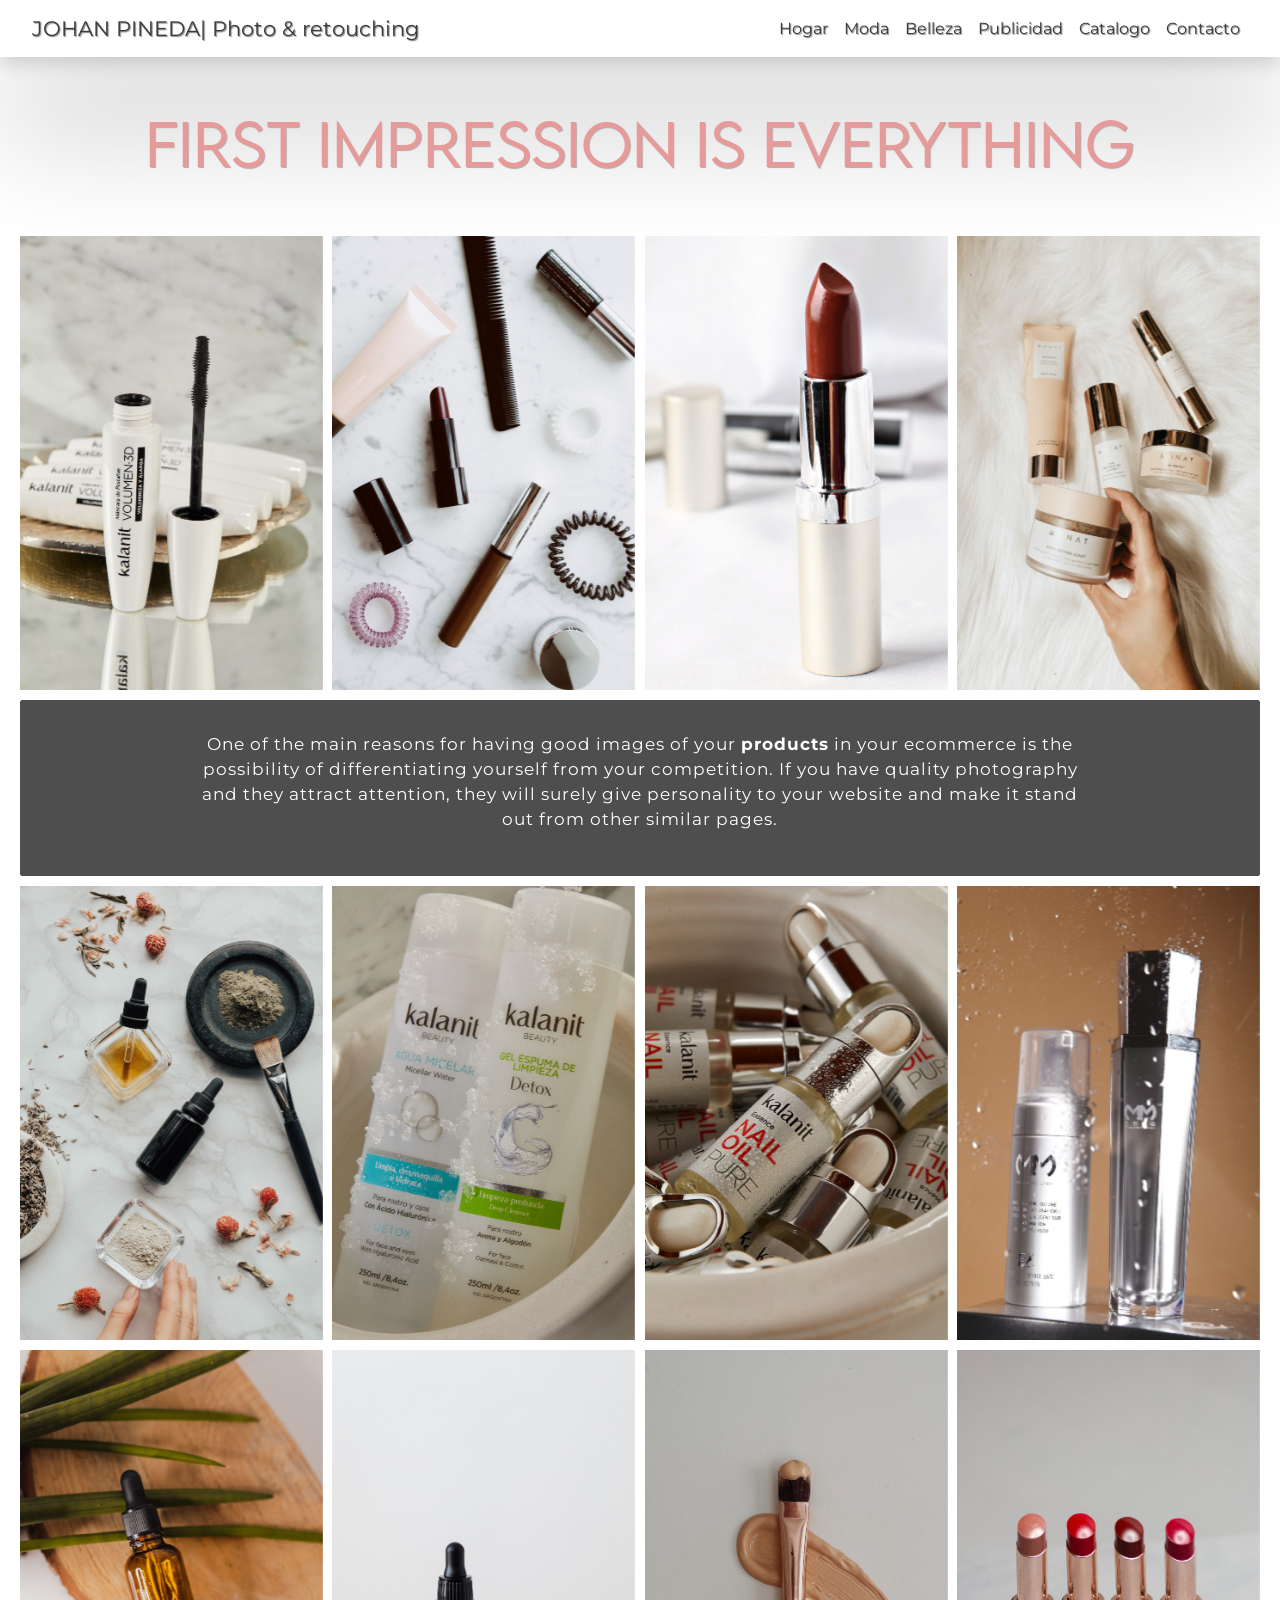
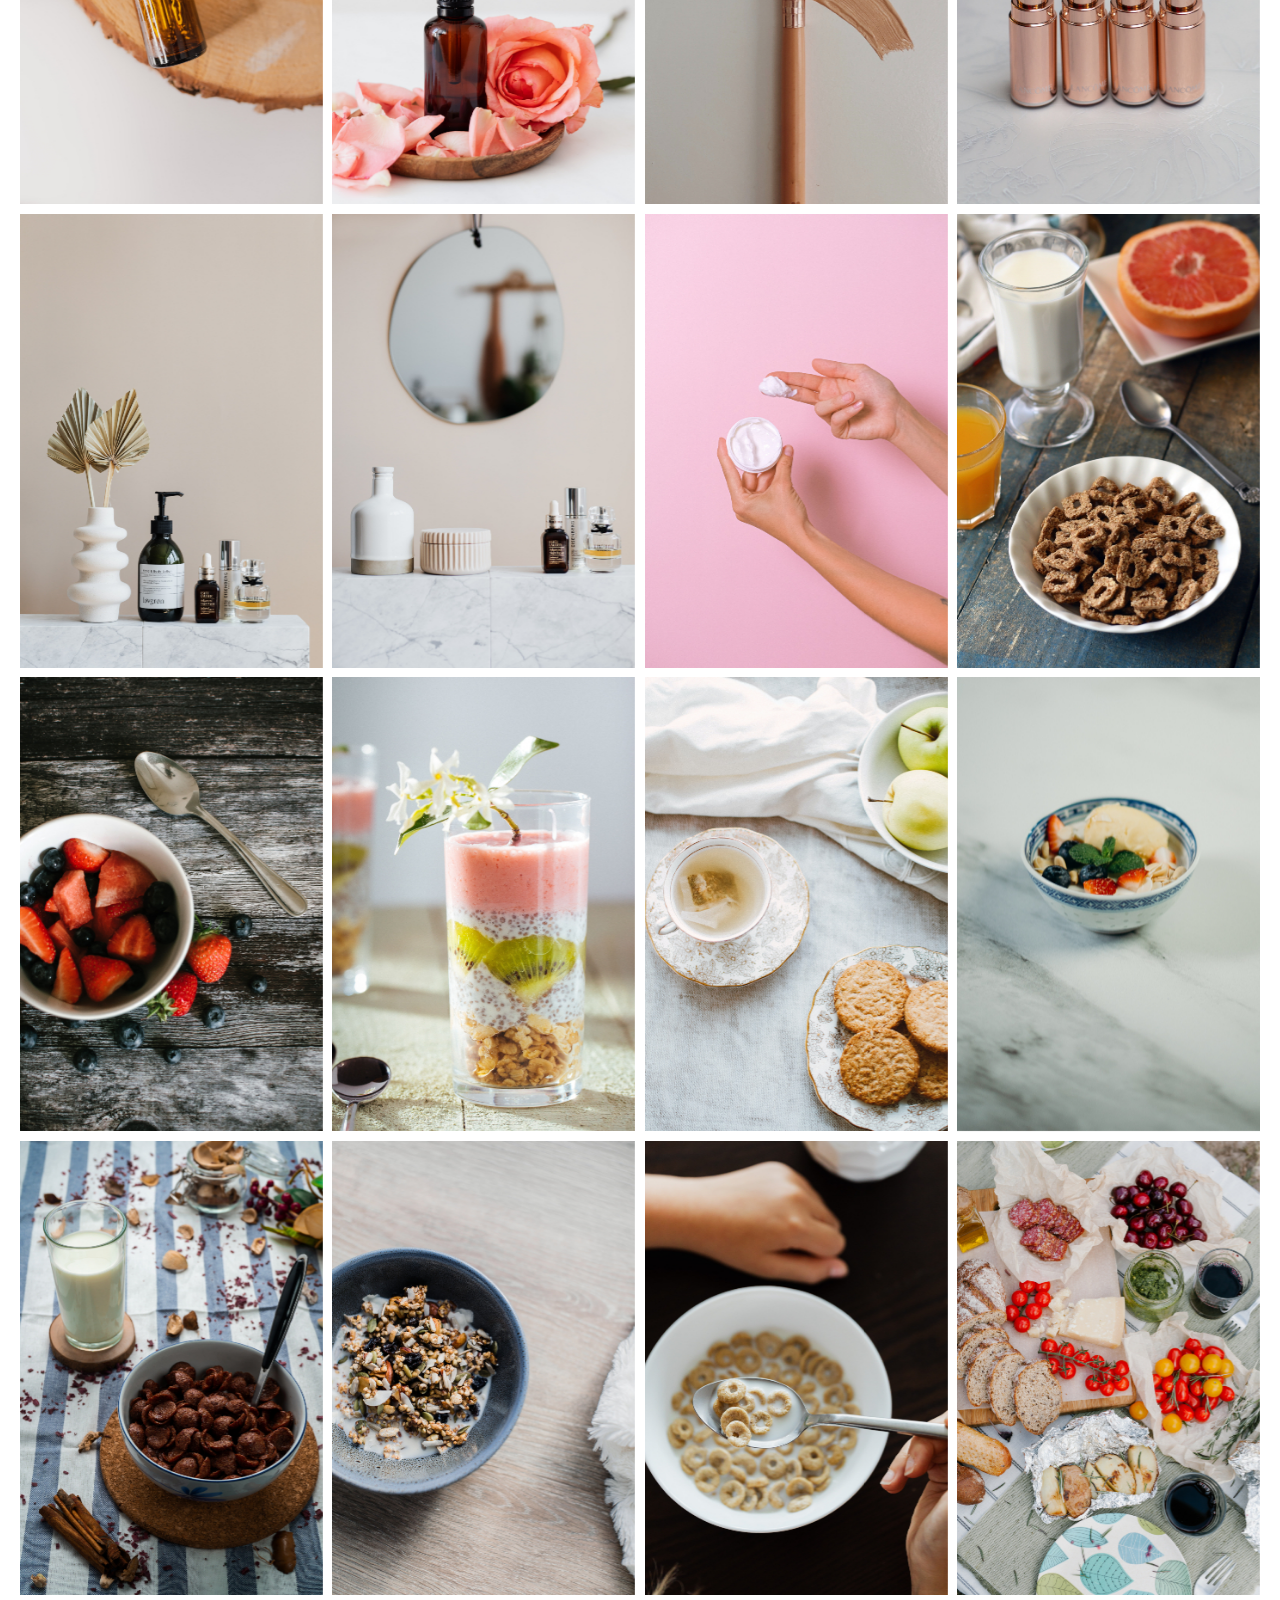
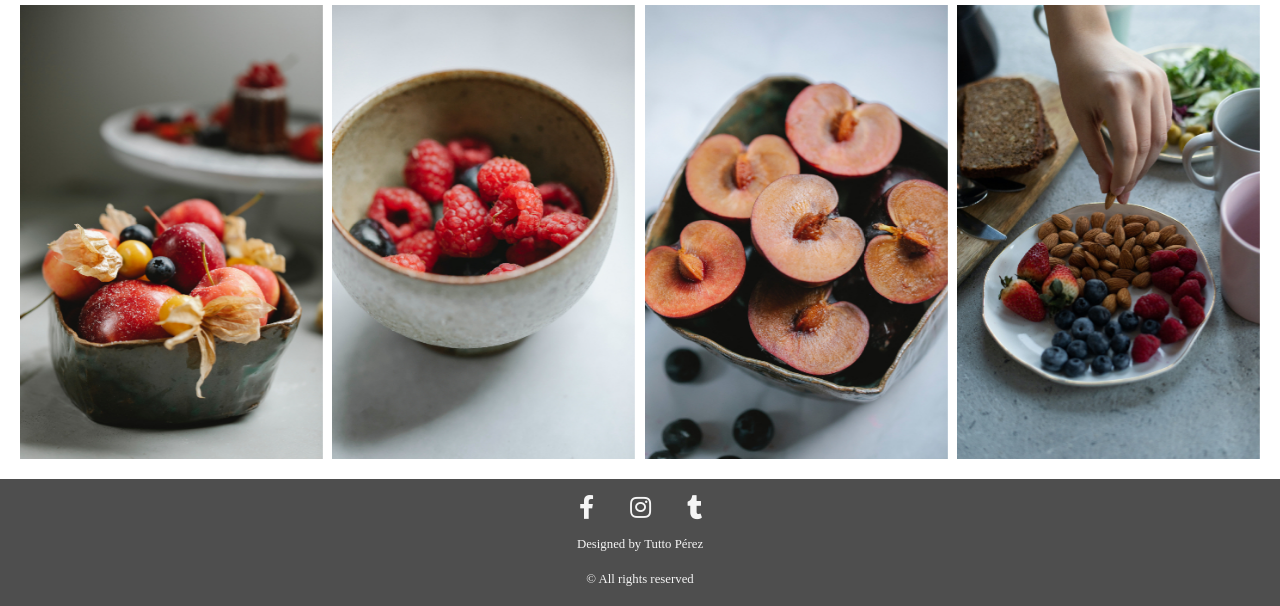
<file: pages/advertising.html>
<!DOCTYPE html>
<html lang="en">
    <head>
        <meta charset="utf-8">
        <meta name="viewport" content="width=device-width, initial-scale=1, shrink-to-fit=no">
        <link rel="stylesheet" href="../bootstrap/css/bootstrap.min.css">
        <link rel="stylesheet" href="../css/styles.css">
        <link rel="stylesheet" href="https://cdn.jsdelivr.net/npm/bootstrap@4.5.3/dist/css/bootstrap.min.css" integrity="sha384-TX8t27EcRE3e/ihU7zmQxVncDAy5uIKz4rEkgIXeMed4M0jlfIDPvg6uqKI2xXr2" crossorigin="anonymous">
        <link rel="preconnect" href="https://fonts.gstatic.com">
        <link href="https://fonts.googleapis.com/css2?family=Montserrat:ital,wght@0,200;0,300;0,400;0,600;1,400&display=swap" rel="stylesheet">
        <link rel="stylesheet" type="text/css" href="https://cdnjs.cloudflare.com/ajax/libs/font-awesome/5.15.1/css/all.min.css">
        <link rel="stylesheet" href="https://cdnjs.cloudflare.com/ajax/libs/animate.css/4.1.1/animate.min.css"/>
        <title>JOHAN PINEDA| Advertising photos</title>
        <link rel="icon" type="image/png" href="./images/LOGO.png">
        <meta name="description" content="Johan Pineda's advertising photography.">
    </head>
    <body>
        <header>
            <div>
                <nav class="navbar navbar-expand-lg navcontainerNoindex">
                    <a class="navbar-brand navNoindex__izq" href="../index.html">JOHAN PINEDA| Photo & retouching</a>
                    <button class="navbar-toggler custom-toggler__Noindex" type="button" data-toggle="collapse" data-target="#navbarNavAltMarkup" aria-controls="navbarNavAltMarkup" aria-expanded="false" aria-label="Toggle navigation">
                        <span class="navbar-toggler-icon"></span>
                    </button>
                    <div class="collapse navbar-collapse navNoindex__der" id="navbarNavAltMarkup">
                        <div class="navbar-nav">
                            <a class="nav-link navNoindex__linknav" href="../index.html">Hogar</a>
                            <a class="nav-link navNoindex__linknav" href="fashion.html">Moda</a>
                            <a class="nav-link navNoindex__linknav" href="beauty.html">Belleza</a>
                            <a class="nav-link navNoindex__linknav" href="advertising.html">Publicidad</a>
                            <a class="nav-link navNoindex__linknav" href="catalogue.html">Catalogo</a>
                            <a class="nav-link navNoindex__linknav" href="getintouch.html">Contacto</a>
                        </div>
                    </div>
                </nav>
            </div> 
        </header>
        <main> 
            <div class="contGaleria">
                <div  id="titulo" class="itemGaleria">
                    <h1 class="tituloGaleria-advertising animate__animated animate__flipInX">First impression is everything</h1>
                </div>
                <div id="foto1" class="itemGaleria">
                    <a href="#" data-toggle="modal" data-target="#exampleModal">
                        <img class="imgGaleria animate__animated animate__zoomInLeft" src="../images/advertising/72dpi_recortadas/adver1.jpg">
                    </a>    
                </div>
                <div id="foto2" class="itemGaleria">
                    <a href="#" data-toggle="modal" data-target="#exampleModal-2">
                        <img class="imgGaleria animate__animated animate__zoomInRight" src="../images/advertising/72dpi_recortadas/adver2.jpg">
                    </a>    
                </div>
                <div id="texto" class="cajaTexto-advertising">
                    <p class="textoGaleria-advertising animate__animated animate__headShake">One of the main reasons for having good images of your <strong>products</strong> in your ecommerce is the possibility of differentiating yourself from your competition. If you have quality photography and they attract attention, they will surely give personality to your website and make it stand out from other similar pages.</p>
                </div>
                <div id="foto3" class="itemGaleria">
                    <a href="#" data-toggle="modal" data-target="#exampleModal-3">
                        <img class="imgGaleria animate__animated animate__zoomInLeft" src="../images/advertising/72dpi_recortadas/adver3.jpg">
                    </a>    
                </div>
                <div id="foto4" class="itemGaleria">
                    <a href="#" data-toggle="modal" data-target="#exampleModal-4">
                        <img class="imgGaleria animate__animated animate__zoomInRight" src="../images/advertising/72dpi_recortadas/adver4.jpg">
                    </a>
                </div>
                <div id="foto5" class="itemGaleria">
                    <a href="#" data-toggle="modal" data-target="#exampleModal-5">
                        <img class="imgGaleria animate__animated animate__zoomInLeft" src="../images/advertising/72dpi_recortadas/adver5.jpg">
                    </a>
                </div>
                <div id="foto6" class="itemGaleria">
                    <a href="#" data-toggle="modal" data-target="#exampleModal-6">
                        <img class="imgGaleria animate__animated animate__zoomInRight" src="../images/advertising/72dpi_recortadas/adver6.jpg">
                    </a>
                </div>
                <div id="foto7" class="itemGaleria">
                    <a href="#" data-toggle="modal" data-target="#exampleModal-7">
                        <img class="imgGaleria animate__animated animate__zoomInLeft" src="../images/advertising/72dpi_recortadas/adver7.jpg">
                    </a>
                </div>
                <div id="foto8" class="itemGaleria">
                    <a href="#" data-toggle="modal" data-target="#exampleModal-8">
                        <img class="imgGaleria animate__animated animate__zoomInRight" src="../images/advertising/72dpi_recortadas/adver8.jpg">
                    </a>
                </div>
                <div id="foto9" class="itemGaleria">
                    <a href="#" data-toggle="modal" data-target="#exampleModal-9">
                        <img class="imgGaleria animate__animated animate__zoomInLeft" src="../images/advertising/72dpi_recortadas/adver9.jpg">
                    </a>
                </div>
                <div id="foto10" class="itemGaleria">
                    <a href="#" data-toggle="modal" data-target="#exampleModal-10">
                        <img class="imgGaleria animate__animated animate__zoomInRight" src="../images/advertising/72dpi_recortadas/adver10.jpg">
                    </a>
                </div>
                <div id="foto11" class="itemGaleria">
                    <a href="#" data-toggle="modal" data-target="#exampleModal-11">
                        <img class="imgGaleria animate__animated animate__zoomInLeft" src="../images/advertising/72dpi_recortadas/adver11.jpg">
                    </a>
                </div>
                <div id="foto12" class="itemGaleria">
                    <a href="#" data-toggle="modal" data-target="#exampleModal-12">
                        <img class="imgGaleria animate__animated animate__zoomInRight" src="../images/advertising/72dpi_recortadas/adver12.jpg">
                    </a>
                </div>
                <div id="foto13" class="itemGaleria">
                    <a href="#" data-toggle="modal" data-target="#exampleModal-13">
                        <img class="imgGaleria animate__animated animate__zoomInLeft" src="../images/advertising/72dpi_recortadas/adver13.jpg">
                    </a>
                </div>
                <div id="foto14" class="itemGaleria">
                    <a href="#" data-toggle="modal" data-target="#exampleModal-14">
                        <img class="imgGaleria animate__animated animate__zoomInRight" src="../images/advertising/72dpi_recortadas/adver14.jpg">
                    </a>
                </div>
                <div id="foto15" class="itemGaleria">
                    <a href="#" data-toggle="modal" data-target="#exampleModal-15">
                        <img class="imgGaleria animate__animated animate__zoomInRight" src="../images/advertising/72dpi_recortadas/adver15.jpg">
                    </a>
                </div>
                <div id="foto16" class="itemGaleria">
                    <a href="#" data-toggle="modal" data-target="#exampleModal-16">
                        <img class="imgGaleria animate__animated animate__zoomInRight" src="../images/advertising/72dpi_recortadas/adver16.jpg">
                    </a>
                </div>
                <div id="foto17" class="itemGaleria">
                    <a href="#" data-toggle="modal" data-target="#exampleModal-17">
                        <img class="imgGaleria animate__animated animate__zoomInRight" src="../images/advertising/72dpi_recortadas/adver17.jpg">
                    </a>
                </div>
                <div id="foto18" class="itemGaleria">
                    <a href="#" data-toggle="modal" data-target="#exampleModal-18">
                        <img class="imgGaleria animate__animated animate__zoomInRight" src="../images/advertising/72dpi_recortadas/adver18.jpg">
                    </a>
                </div>
                <div id="foto19" class="itemGaleria">
                    <a href="#" data-toggle="modal" data-target="#exampleModal-19">
                        <img class="imgGaleria animate__animated animate__zoomInRight" src="../images/advertising/72dpi_recortadas/adver19.jpg">
                    </a>
                </div>
                <div id="foto20" class="itemGaleria">
                    <a href="#" data-toggle="modal" data-target="#exampleModal-20">
                        <img class="imgGaleria animate__animated animate__zoomInRight" src="../images/advertising/72dpi_recortadas/adver20.jpg">
                    </a>
                </div>
                <div id="foto21" class="itemGaleria">
                    <a href="#" data-toggle="modal" data-target="#exampleModal-21">
                        <img class="imgGaleria animate__animated animate__zoomInRight" src="../images/advertising/72dpi_recortadas/adver21.jpg">
                    </a>
                </div>
                <div id="foto22" class="itemGaleria">
                    <a href="#" data-toggle="modal" data-target="#exampleModal-22">
                        <img class="imgGaleria animate__animated animate__zoomInRight" src="../images/advertising/72dpi_recortadas/adver22.jpg">
                    </a>
                </div>
                <div id="foto23" class="itemGaleria">
                    <a href="#" data-toggle="modal" data-target="#exampleModal-23">
                        <img class="imgGaleria animate__animated animate__zoomInRight" src="../images/advertising/72dpi_recortadas/adver23.jpg">
                    </a>
                </div>
                <div id="foto24" class="itemGaleria">
                    <a href="#" data-toggle="modal" data-target="#exampleModal-24">
                        <img class="imgGaleria animate__animated animate__zoomInRight" src="../images/advertising/72dpi_recortadas/adver24.jpg">
                    </a>
                </div>
                <div id="foto25" class="itemGaleria">
                    <a href="#" data-toggle="modal" data-target="#exampleModal-25">
                        <img class="imgGaleria animate__animated animate__zoomInRight" src="../images/advertising/72dpi_recortadas/adver25.jpg">
                    </a>
                </div>
                <div id="foto26" class="itemGaleria">
                    <a href="#" data-toggle="modal" data-target="#exampleModal-26">
                        <img class="imgGaleria animate__animated animate__zoomInRight" src="../images/advertising/72dpi_recortadas/adver26.jpg">
                    </a>
                </div>
                <div id="foto27" class="itemGaleria">
                    <a href="#" data-toggle="modal" data-target="#exampleModal-27">
                        <img class="imgGaleria animate__animated animate__zoomInRight" src="../images/advertising/72dpi_recortadas/adver27.jpg">
                    </a>
                </div>
                <div id="foto28" class="itemGaleria">
                    <a href="#" data-toggle="modal" data-target="#exampleModal-28">
                        <img class="imgGaleria animate__animated animate__zoomInRight" src="../images/advertising/72dpi_recortadas/adver28.jpg">
                    </a>
                </div>
                <!-- Modal -->
                <div class="modal fade" id="exampleModal" tabindex="-1" aria-labelledby="exampleModalLabel" aria-hidden="true">
                    <div class="modal-dialog modal-dialog-centered">
                        <div class="modal-content">
                            <div class="modal-body">
                                <img src="../images/advertising/72dpi_recortadas/adver1.jpg" class="img-fluid rounded imgGaleria">
                            </div>
                        </div>
                    </div>
                </div>
                <div class="modal fade" id="exampleModal-2" tabindex="-1" aria-labelledby="exampleModalLabel" aria-hidden="true">
                    <div class="modal-dialog modal-dialog-centered">
                        <div class="modal-content">
                            <div class="modal-body">
                                <img src="../images/advertising/72dpi_recortadas/adver2.jpg" class="img-fluid rounded imgGaleria">
                            </div>
                        </div>
                    </div>
                </div>
                <div class="modal fade" id="exampleModal-3" tabindex="-1" aria-labelledby="exampleModalLabel" aria-hidden="true">
                    <div class="modal-dialog modal-dialog-centered">
                        <div class="modal-content">
                            <div class="modal-body">
                                <img src="../images/advertising/72dpi_recortadas/adver3.jpg" class="img-fluid rounded imgGaleria">
                            </div>
                        </div>
                    </div>
                </div>
                <div class="modal fade" id="exampleModal-4" tabindex="-1" aria-labelledby="exampleModalLabel" aria-hidden="true">
                    <div class="modal-dialog modal-dialog-centered">
                        <div class="modal-content">
                            <div class="modal-body">
                                <img src="../images/advertising/72dpi_recortadas/adver4.jpg" class="img-fluid rounded imgGaleria">
                            </div>
                        </div>
                    </div>
                </div>
                <div class="modal fade" id="exampleModal-5" tabindex="-1" aria-labelledby="exampleModalLabel" aria-hidden="true">
                    <div class="modal-dialog modal-dialog-centered">
                        <div class="modal-content">
                            <div class="modal-body">
                                <img src="../images/advertising/72dpi_recortadas/adver5.jpg" class="img-fluid rounded imgGaleria">
                            </div>
                        </div>
                    </div>
                </div>
                <div class="modal fade" id="exampleModal-6" tabindex="-1" aria-labelledby="exampleModalLabel" aria-hidden="true">
                    <div class="modal-dialog modal-dialog-centered">
                        <div class="modal-content">
                            <div class="modal-body">
                                <img src="../images/advertising/72dpi_recortadas/adver6.jpg" class="img-fluid rounded imgGaleria">
                            </div>
                        </div>
                    </div>
                </div>
                <div class="modal fade" id="exampleModal-7" tabindex="-1" aria-labelledby="exampleModalLabel" aria-hidden="true">
                    <div class="modal-dialog modal-dialog-centered">
                        <div class="modal-content">
                            <div class="modal-body">
                                <img src="../images/advertising/72dpi_recortadas/adver7.jpg" class="img-fluid rounded imgGaleria">
                            </div>
                        </div>
                    </div>
                </div>
                <div class="modal fade" id="exampleModal-8" tabindex="-1" aria-labelledby="exampleModalLabel" aria-hidden="true">
                    <div class="modal-dialog modal-dialog-centered">
                        <div class="modal-content">
                            <div class="modal-body">
                                <img src="../images/advertising/72dpi_recortadas/adver8.jpg" class="img-fluid rounded imgGaleria">
                            </div>
                        </div>
                    </div>
                </div>
                <div class="modal fade" id="exampleModal-9" tabindex="-1" aria-labelledby="exampleModalLabel" aria-hidden="true">
                    <div class="modal-dialog modal-dialog-centered">
                        <div class="modal-content">
                            <div class="modal-body">
                                <img src="../images/advertising/72dpi_recortadas/adver9.jpg" class="img-fluid rounded imgGaleria">
                            </div>
                        </div>
                    </div>
                </div>
                <div class="modal fade" id="exampleModal-10" tabindex="-1" aria-labelledby="exampleModalLabel" aria-hidden="true">
                    <div class="modal-dialog modal-dialog-centered">
                        <div class="modal-content">
                            <div class="modal-body">
                                <img src="../images/advertising/72dpi_recortadas/adver10.jpg" class="img-fluid rounded imgGaleria">
                            </div>
                        </div>
                    </div>
                </div>
                <div class="modal fade" id="exampleModal-11" tabindex="-1" aria-labelledby="exampleModalLabel" aria-hidden="true">
                    <div class="modal-dialog modal-dialog-centered">
                        <div class="modal-content">
                            <div class="modal-body">
                                <img src="../images/advertising/72dpi_recortadas/adver11.jpg" class="img-fluid rounded imgGaleria">
                            </div>
                        </div>
                    </div>
                </div>
                <div class="modal fade" id="exampleModal-12" tabindex="-1" aria-labelledby="exampleModalLabel" aria-hidden="true">
                    <div class="modal-dialog modal-dialog-centered">
                        <div class="modal-content">
                            <div class="modal-body">
                                <img src="../images/advertising/72dpi_recortadas/adver12.jpg" class="img-fluid rounded imgGaleria">
                            </div>
                        </div>
                    </div>
                </div>
                <div class="modal fade" id="exampleModal-13" tabindex="-1" aria-labelledby="exampleModalLabel" aria-hidden="true">
                    <div class="modal-dialog modal-dialog-centered">
                        <div class="modal-content">
                            <div class="modal-body">
                                <img src="../images/advertising/72dpi_recortadas/adver13.jpg" class="img-fluid rounded imgGaleria">
                            </div>
                        </div>
                    </div>
                </div>
                <div class="modal fade" id="exampleModal-14" tabindex="-1" aria-labelledby="exampleModalLabel" aria-hidden="true">
                    <div class="modal-dialog modal-dialog-centered">
                        <div class="modal-content">
                            <div class="modal-body">
                                <img src="../images/advertising/72dpi_recortadas/adver14.jpg" class="img-fluid rounded imgGaleria">
                            </div>
                        </div>
                    </div>
                </div>
                <div class="modal fade" id="exampleModal-15" tabindex="-1" aria-labelledby="exampleModalLabel" aria-hidden="true">
                    <div class="modal-dialog modal-dialog-centered">
                        <div class="modal-content">
                            <div class="modal-body">
                                <img src="../images/advertising/72dpi_recortadas/adver15.jpg" class="img-fluid rounded imgGaleria">
                            </div>
                        </div>
                    </div>
                </div>
                <div class="modal fade" id="exampleModal-16" tabindex="-1" aria-labelledby="exampleModalLabel" aria-hidden="true">
                    <div class="modal-dialog modal-dialog-centered">
                        <div class="modal-content">
                            <div class="modal-body">
                                <img src="../images/advertising/72dpi_recortadas/adver16.jpg" class="img-fluid rounded imgGaleria">
                            </div>
                        </div>
                    </div>
                </div>
                <div class="modal fade" id="exampleModal-17" tabindex="-1" aria-labelledby="exampleModalLabel" aria-hidden="true">
                    <div class="modal-dialog modal-dialog-centered">
                        <div class="modal-content">
                            <div class="modal-body">
                                <img src="../images/advertising/72dpi_recortadas/adver17.jpg" class="img-fluid rounded imgGaleria">
                            </div>
                        </div>
                    </div>
                </div>
                <div class="modal fade" id="exampleModal-18" tabindex="-1" aria-labelledby="exampleModalLabel" aria-hidden="true">
                    <div class="modal-dialog modal-dialog-centered">
                        <div class="modal-content">
                            <div class="modal-body">
                                <img src="../images/advertising/72dpi_recortadas/adver18.jpg" class="img-fluid rounded imgGaleria">
                            </div>
                        </div>
                    </div>
                </div>
                <div class="modal fade" id="exampleModal-19" tabindex="-1" aria-labelledby="exampleModalLabel" aria-hidden="true">
                    <div class="modal-dialog modal-dialog-centered">
                        <div class="modal-content">
                            <div class="modal-body">
                                <img src="../images/advertising/72dpi_recortadas/adver19.jpg" class="img-fluid rounded imgGaleria">
                            </div>
                        </div>
                    </div>
                </div>
                <div class="modal fade" id="exampleModal-20" tabindex="-1" aria-labelledby="exampleModalLabel" aria-hidden="true">
                    <div class="modal-dialog modal-dialog-centered">
                        <div class="modal-content">
                            <div class="modal-body">
                                <img src="../images/advertising/72dpi_recortadas/adver20.jpg" class="img-fluid rounded imgGaleria">
                            </div>
                        </div>
                    </div>
                </div>
                <div class="modal fade" id="exampleModal-21" tabindex="-1" aria-labelledby="exampleModalLabel" aria-hidden="true">
                    <div class="modal-dialog modal-dialog-centered">
                        <div class="modal-content">
                            <div class="modal-body">
                                <img src="../images/advertising/72dpi_recortadas/adver21.jpg" class="img-fluid rounded imgGaleria">
                            </div>
                        </div>
                    </div>
                </div>
                <div class="modal fade" id="exampleModal-22" tabindex="-1" aria-labelledby="exampleModalLabel" aria-hidden="true">
                    <div class="modal-dialog modal-dialog-centered">
                        <div class="modal-content">
                            <div class="modal-body">
                                <img src="../images/advertising/72dpi_recortadas/adver22.jpg" class="img-fluid rounded imgGaleria">
                            </div>
                        </div>
                    </div>
                </div>
                <div class="modal fade" id="exampleModal-23" tabindex="-1" aria-labelledby="exampleModalLabel" aria-hidden="true">
                    <div class="modal-dialog modal-dialog-centered">
                        <div class="modal-content">
                            <div class="modal-body">
                                <img src="../images/advertising/72dpi_recortadas/adver23.jpg" class="img-fluid rounded imgGaleria">
                            </div>
                        </div>
                    </div>
                </div>
                <div class="modal fade" id="exampleModal-24" tabindex="-1" aria-labelledby="exampleModalLabel" aria-hidden="true">
                    <div class="modal-dialog modal-dialog-centered">
                        <div class="modal-content">
                            <div class="modal-body">
                                <img src="../images/advertising/72dpi_recortadas/adver24.jpg" class="img-fluid rounded imgGaleria">
                            </div>
                        </div>
                    </div>
                </div>
                <div class="modal fade" id="exampleModal-25" tabindex="-1" aria-labelledby="exampleModalLabel" aria-hidden="true">
                    <div class="modal-dialog modal-dialog-centered">
                        <div class="modal-content">
                            <div class="modal-body">
                                <img src="../images/advertising/72dpi_recortadas/adver25.jpg" class="img-fluid rounded imgGaleria">
                            </div>
                        </div>
                    </div>
                </div>
                <div class="modal fade" id="exampleModal-26" tabindex="-1" aria-labelledby="exampleModalLabel" aria-hidden="true">
                    <div class="modal-dialog modal-dialog-centered">
                        <div class="modal-content">
                            <div class="modal-body">
                                <img src="../images/advertising/72dpi_recortadas/adver26.jpg" class="img-fluid rounded imgGaleria">
                            </div>
                        </div>
                    </div>
                </div>
                <div class="modal fade" id="exampleModal-27" tabindex="-1" aria-labelledby="exampleModalLabel" aria-hidden="true">
                    <div class="modal-dialog modal-dialog-centered">
                        <div class="modal-content">
                            <div class="modal-body">
                                <img src="../images/advertising/72dpi_recortadas/adver27.jpg" class="img-fluid rounded imgGaleria">
                            </div>
                        </div>
                    </div>
                </div>
                <div class="modal fade" id="exampleModal-28" tabindex="-1" aria-labelledby="exampleModalLabel" aria-hidden="true">
                    <div class="modal-dialog modal-dialog-centered">
                        <div class="modal-content">
                            <div class="modal-body">
                                <img src="../images/advertising/72dpi_recortadas/adver28.jpg" class="img-fluid rounded imgGaleria">
                            </div>
                        </div>
                    </div>
                </div>
            </div>
        </main>
        <footer class="footerContact">
            <div>
                <a href="https://www.facebook.com/profile.php?id=100007943329134" target="_blank"><i class="fab fa-facebook-f redesContact animate__animated animate__shakeY"></i></a>
                <a href="https://www.instagram.com/johanpineda10/" target="_blank"><i class="fab fa-instagram redesContact animate__animated animate__shakeY"></i></a>
                <a href="https://diegolunaph.tumbl...r.com/" target="_blank"><i class="fab fa-tumblr redesContact animate__animated animate__shakeY"></i></a>
            </div>
            <div>
                <p class="textoFooter-cont">Designed by Tutto Pérez</p>
                <p class="textoFooter-cont">© All rights reserved</p>
            </div>
        </footer>    
    <script src="https://code.jquery.com/jquery-3.5.1.slim.min.js" integrity="sha384-DfXdz2htPH0lsSSs5nCTpuj/zy4C+OGpamoFVy38MVBnE+IbbVYUew+OrCXaRkfj" crossorigin="anonymous"></script>
    <script src="https://cdn.jsdelivr.net/npm/bootstrap@4.5.3/dist/js/bootstrap.bundle.min.js" integrity="sha384-ho+j7jyWK8fNQe+A12Hb8AhRq26LrZ/JpcUGGOn+Y7RsweNrtN/tE3MoK7ZeZDyx" crossorigin="anonymous"></script>
    </body>
</html>
</file>
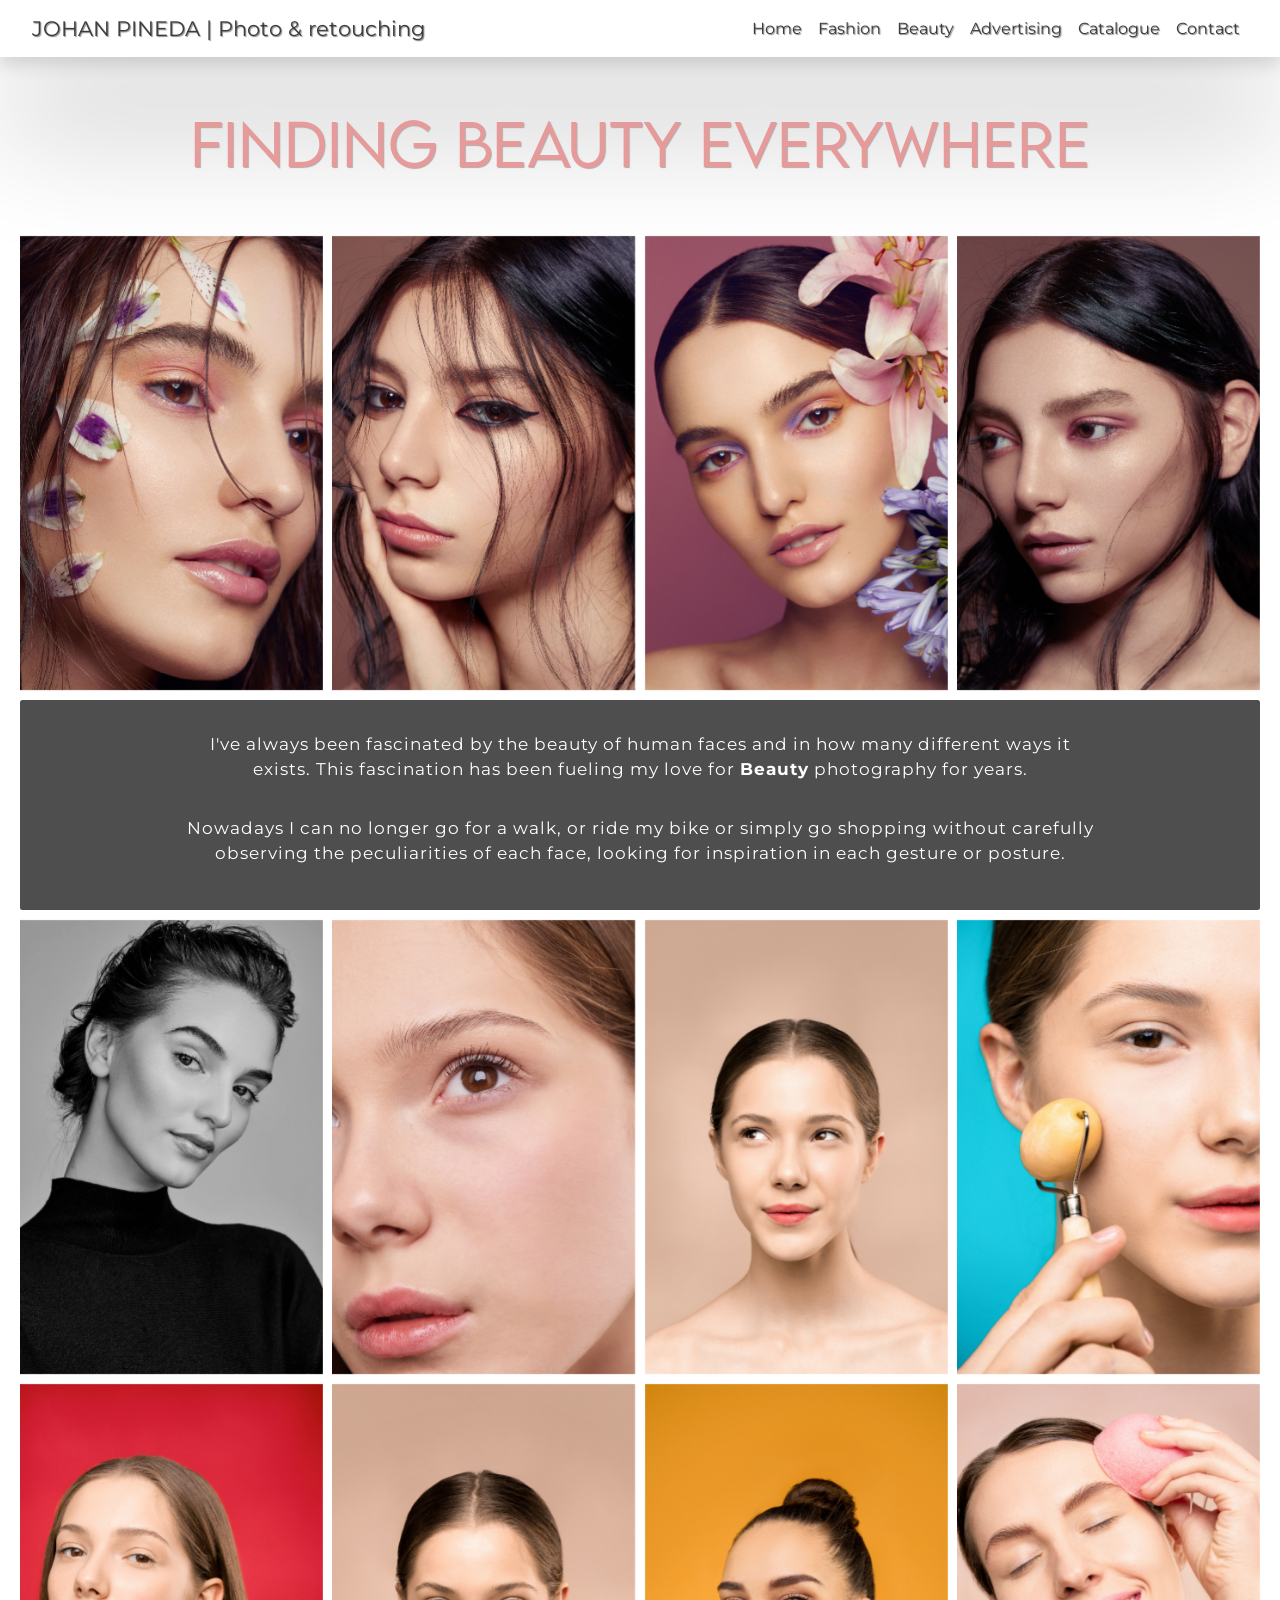
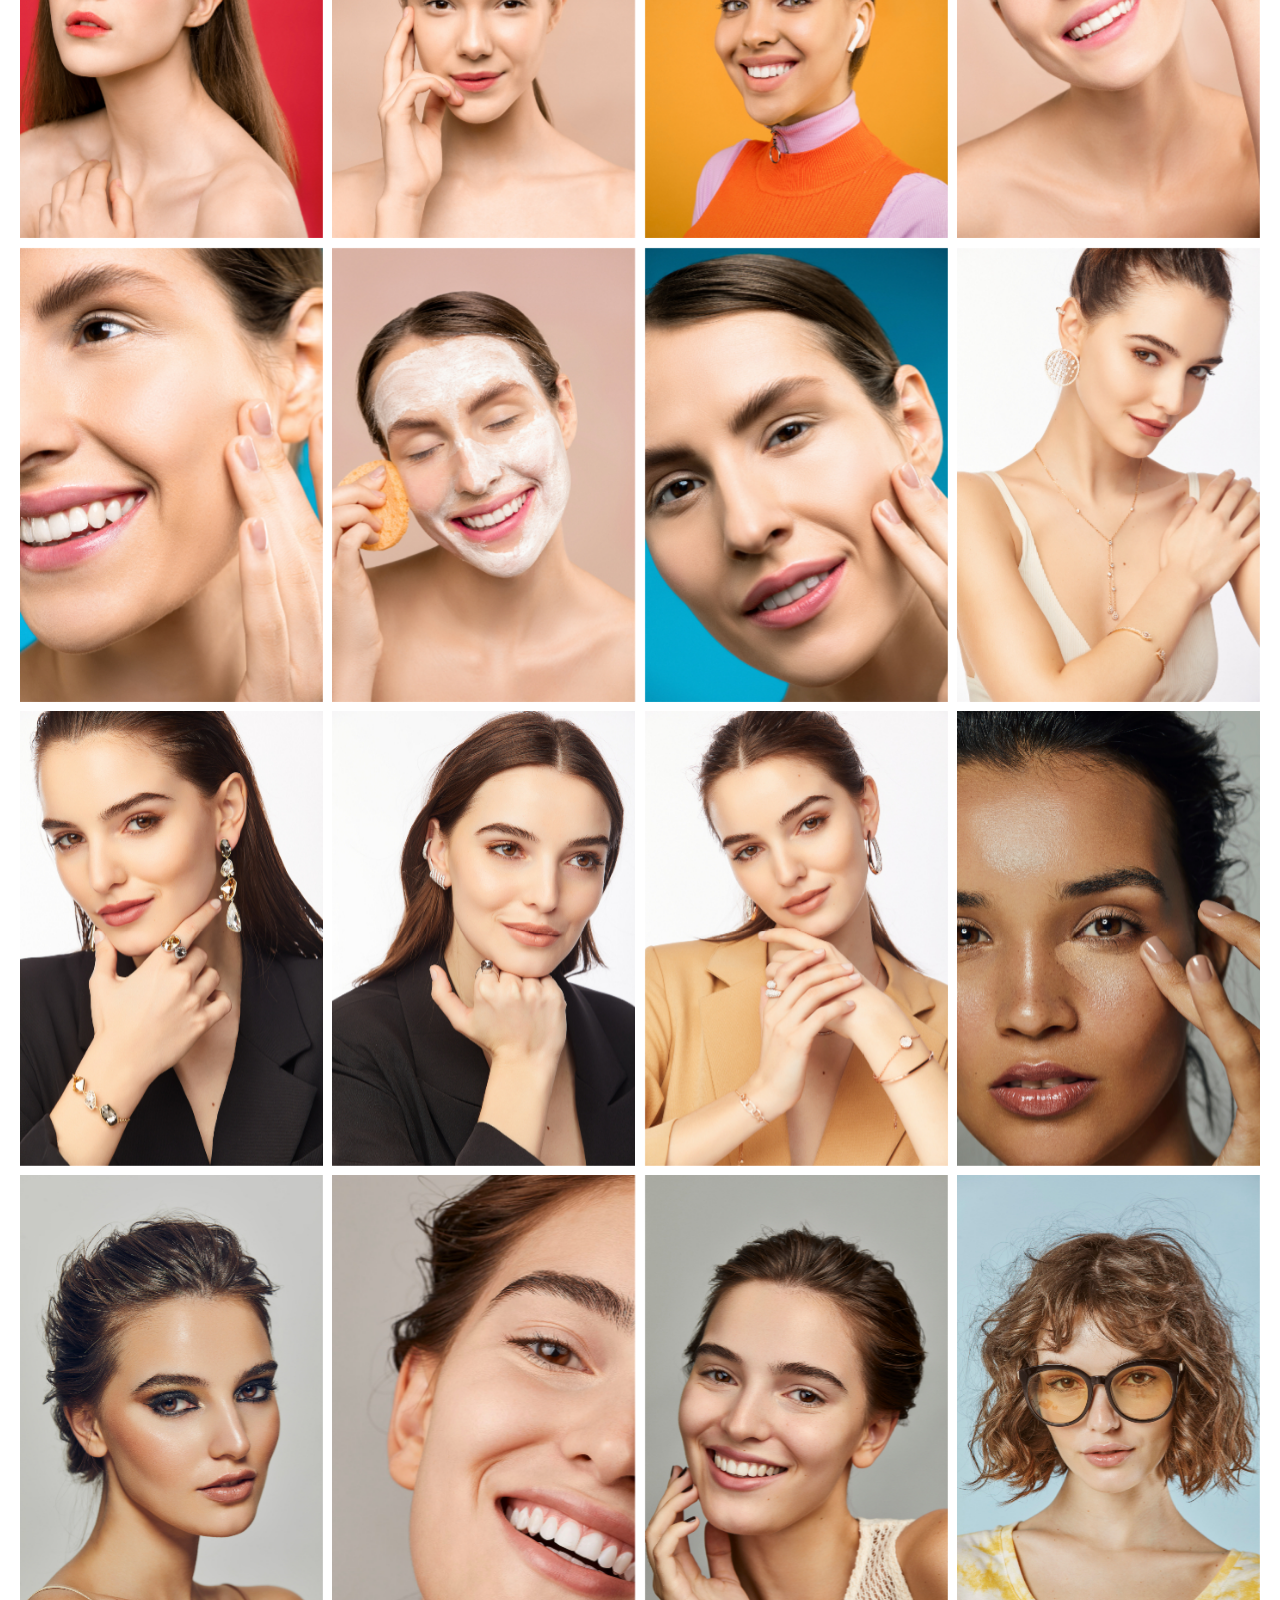
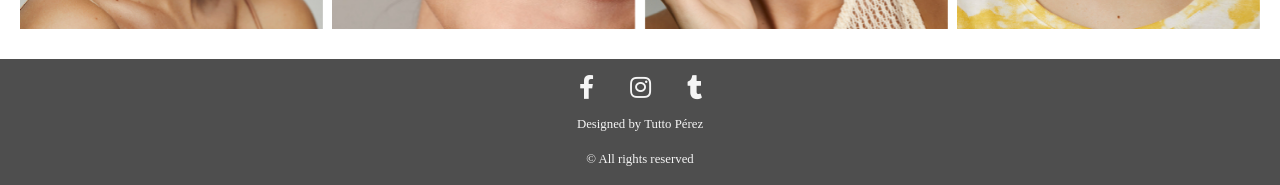
<file: pages/beauty.html>
<!DOCTYPE html>
<html lang="en">
    <head>
        <meta charset="utf-8">
        <meta name="viewport" content="width=device-width, initial-scale=1, shrink-to-fit=no">
        <link rel="stylesheet" href="../bootstrap/css/bootstrap.min.css">
        <link rel="stylesheet" href="../css/styles.css">
        <link rel="stylesheet" href="https://cdn.jsdelivr.net/npm/bootstrap@4.5.3/dist/css/bootstrap.min.css" integrity="sha384-TX8t27EcRE3e/ihU7zmQxVncDAy5uIKz4rEkgIXeMed4M0jlfIDPvg6uqKI2xXr2" crossorigin="anonymous">
        <link rel="preconnect" href="https://fonts.gstatic.com">
        <link href="https://fonts.googleapis.com/css2?family=Montserrat:ital,wght@0,200;0,300;0,400;0,600;1,400&display=swap" rel="stylesheet">
        <link rel="stylesheet" type="text/css" href="https://cdnjs.cloudflare.com/ajax/libs/font-awesome/5.15.1/css/all.min.css">
        <link rel="stylesheet" href="https://cdnjs.cloudflare.com/ajax/libs/animate.css/4.1.1/animate.min.css"/>
        <title>JOHAN PINEDA | Beauty photos</title>
        <link rel="icon" type="image/png" href="./images/LOGO.png">
        <meta name="description" content="Johan Pineda's beauty photography.">
    </head>
    <body>
        <header>
            <div>
                <nav class="navbar navbar-expand-lg navcontainerNoindex">
                    <a class="navbar-brand navNoindex__izq" href="../index.html">JOHAN PINEDA | Photo & retouching</a>
                    <button class="navbar-toggler custom-toggler__Noindex" type="button" data-toggle="collapse" data-target="#navbarNavAltMarkup" aria-controls="navbarNavAltMarkup" aria-expanded="false" aria-label="Toggle navigation">
                        <span class="navbar-toggler-icon"></span>
                    </button>
                    <div class="collapse navbar-collapse navNoindex__der" id="navbarNavAltMarkup">
                        <div class="navbar-nav">
                            <a class="nav-link navNoindex__linknav" href="../index.html">Home</a>
                            <a class="nav-link navNoindex__linknav" href="fashion.html">Fashion</a>
                            <a class="nav-link navNoindex__linknav" href="beauty.html">Beauty</a>
                            <a class="nav-link navNoindex__linknav" href="advertising.html">Advertising</a>
                            <a class="nav-link navNoindex__linknav" href="catalogue.html">Catalogue</a>
                            <a class="nav-link navNoindex__linknav" href="getintouch.html">Contact</a>
                        </div>
                    </div>
                </nav>
            </div> 
        </header>          
        <main>
            <div class="contGaleria">
                <div id="titulo" class="itemGaleria">
                    <h1 class="tituloGaleria animate__animated animate__flipInX">Finding beauty everywhere</h1>
                </div>
                <div id="foto1" class="itemGaleria">
                    <a href="#" data-toggle="modal" data-target="#exampleModal">
                        <img class="imgGaleria animate__animated animate__fadeInLeft" src="../images/beauty/72dpi_recortadas/beauty1.jpg">
                    </a>    
                </div>
                <div id="foto2" class="itemGaleria">
                    <a href="#" data-toggle="modal" data-target="#exampleModal-2">
                        <img class="imgGaleria animate__animated animate__fadeInDown" src="../images/beauty/72dpi_recortadas/beauty2.jpg">
                    </a>    
                </div>
                <div id="texto" class="cajaTexto-galeria">
                    <p class="textoGaleria animate__animated animate__headShake">I've always been fascinated by the beauty of human faces and in how many different ways it exists. This fascination has been fueling my love for <strong>Beauty</strong> photography for years.</p>
                    <p class="textoGaleria2 animate__animated animate__headShake">Nowadays I can no longer go for a walk, or ride my bike or simply go shopping without carefully observing the peculiarities of each face, looking for inspiration in each gesture or posture.</p>
                </div>
                <div id="foto3" class="itemGaleria">
                    <a href="#" data-toggle="modal" data-target="#exampleModal-3">
                        <img class="imgGaleria animate__animated animate__fadeInUp" src="../images/beauty/72dpi_recortadas/beauty3.jpg">
                    </a>    
                </div>
                <div id="foto4" class="itemGaleria">
                    <a href="#" data-toggle="modal" data-target="#exampleModal-4">
                        <img class="imgGaleria animate__animated animate__fadeInRight" src="../images/beauty/72dpi_recortadas/beauty4.jpg">
                    </a>
                </div>
                <div id="foto5" class="itemGaleria">
                    <a href="#" data-toggle="modal" data-target="#exampleModal-5">
                        <img class="imgGaleria animate__animated animate__fadeInLeft" src="../images/beauty/72dpi_recortadas/beauty5.jpg">
                    </a>
                </div>
                <div id="foto6" class="itemGaleria">
                    <a href="#" data-toggle="modal" data-target="#exampleModal-6">
                        <img class="imgGaleria animate__animated animate__fadeInDown" src="../images/beauty/72dpi_recortadas/beauty6.jpg">
                    </a>
                </div>
                <div id="foto7" class="itemGaleria">
                    <a href="#" data-toggle="modal" data-target="#exampleModal-7">
                        <img class="imgGaleria animate__animated animate__fadeInUp" src="../images/beauty/72dpi_recortadas/beauty7.jpg">
                    </a>
                </div>
                <div id="foto8" class="itemGaleria">
                    <a href="#" data-toggle="modal" data-target="#exampleModal-8">
                        <img class="imgGaleria animate__animated animate__fadeInRight" src="../images/beauty/72dpi_recortadas/beauty8.jpg">
                    </a>
                </div>
                <div id="foto9" class="itemGaleria">
                    <a href="#" data-toggle="modal" data-target="#exampleModal-9">
                        <img class="imgGaleria animate__animated animate__fadeInLeft" src="../images/beauty/72dpi_recortadas/beauty9.jpg">
                    </a>
                </div>
                <div id="foto10" class="itemGaleria">
                    <a href="#" data-toggle="modal" data-target="#exampleModal-10">
                        <img class="imgGaleria animate__animated animate__fadeInDown" src="../images/beauty/72dpi_recortadas/beauty10.jpg">
                    </a>
                </div>
                <div id="foto11" class="itemGaleria">
                    <a href="#" data-toggle="modal" data-target="#exampleModal-11">
                        <img class="imgGaleria animate__animated animate__fadeInUp" src="../images/beauty/72dpi_recortadas/beauty11.jpg">
                    </a>
                </div>
                <div id="foto12" class="itemGaleria">
                    <a href="#" data-toggle="modal" data-target="#exampleModal-12">
                        <img class="imgGaleria animate__animated animate__fadeInRight" src="../images/beauty/72dpi_recortadas/beauty12.jpg">
                    </a>
                </div>
                <div id="foto13" class="itemGaleria">
                    <a href="#" data-toggle="modal" data-target="#exampleModal-13">
                        <img class="imgGaleria animate__animated animate__fadeInLeft" src="../images/beauty/72dpi_recortadas/beauty13.jpg">
                    </a>
                </div>
                <div id="foto14" class="itemGaleria">
                    <a href="#" data-toggle="modal" data-target="#exampleModal-14">
                        <img class="imgGaleria animate__animated animate__fadeInDown" src="../images/beauty/72dpi_recortadas/beauty14.jpg">
                    </a>
                </div>
                <div id="foto15" class="itemGaleria">
                    <a href="#" data-toggle="modal" data-target="#exampleModal-15">
                        <img class="imgGaleria animate__animated animate__fadeInDown" src="../images/beauty/72dpi_recortadas/beauty15.jpg">
                    </a>
                </div>
                <div id="foto16" class="itemGaleria">
                    <a href="#" data-toggle="modal" data-target="#exampleModal-16">
                        <img class="imgGaleria animate__animated animate__fadeInDown" src="../images/beauty/72dpi_recortadas/beauty16.jpg">
                    </a>
                </div>
                <div id="foto17" class="itemGaleria">
                    <a href="#" data-toggle="modal" data-target="#exampleModal-17">
                        <img class="imgGaleria animate__animated animate__fadeInDown" src="../images/beauty/72dpi_recortadas/beauty17.jpg">
                    </a>
                </div>
                <div id="foto18" class="itemGaleria">
                    <a href="#" data-toggle="modal" data-target="#exampleModal-18">
                        <img class="imgGaleria animate__animated animate__fadeInDown" src="../images/beauty/72dpi_recortadas/beauty18.jpg">
                    </a>
                </div>
                <div id="foto19" class="itemGaleria">
                    <a href="#" data-toggle="modal" data-target="#exampleModal-19">
                        <img class="imgGaleria animate__animated animate__fadeInDown" src="../images/beauty/72dpi_recortadas/beauty19.jpg">
                    </a>
                </div>
                <div id="foto20" class="itemGaleria">
                    <a href="#" data-toggle="modal" data-target="#exampleModal-20">
                        <img class="imgGaleria animate__animated animate__fadeInDown" src="../images/beauty/72dpi_recortadas/beauty20.jpg">
                    </a>
                </div>
                <div id="foto21" class="itemGaleria">
                    <a href="#" data-toggle="modal" data-target="#exampleModal-21">
                        <img class="imgGaleria animate__animated animate__fadeInDown" src="../images/beauty/72dpi_recortadas/beauty21.jpg">
                    </a>
                </div>
                <div id="foto22" class="itemGaleria">
                    <a href="#" data-toggle="modal" data-target="#exampleModal-22">
                        <img class="imgGaleria animate__animated animate__fadeInDown" src="../images/beauty/72dpi_recortadas/beauty22.jpg">
                    </a>
                </div>
                <div id="foto23" class="itemGaleria">
                    <a href="#" data-toggle="modal" data-target="#exampleModal-23">
                        <img class="imgGaleria animate__animated animate__fadeInDown" src="../images/beauty/72dpi_recortadas/beauty23.jpg">
                    </a>
                </div>
                <div id="foto24" class="itemGaleria">
                    <a href="#" data-toggle="modal" data-target="#exampleModal-24">
                        <img class="imgGaleria animate__animated animate__fadeInDown" src="../images/beauty/72dpi_recortadas/beauty24.jpg">
                    </a>
                </div>
                <!-- Modal -->
                <div class="modal fade" id="exampleModal" tabindex="-1" aria-labelledby="exampleModalLabel" aria-hidden="true">
                    <div class="modal-dialog modal-dialog-centered">
                        <div class="modal-content">
                            <div class="modal-body">
                                <img src="../images/beauty/72dpi_recortadas/beauty1.jpg" class="img-fluid rounded imgGaleria">
                            </div>
                        </div>
                    </div>
                </div>
                <div class="modal fade" id="exampleModal-2" tabindex="-1" aria-labelledby="exampleModalLabel" aria-hidden="true">
                    <div class="modal-dialog modal-dialog-centered">
                        <div class="modal-content">
                            <div class="modal-body">
                                <img src="../images/beauty/72dpi_recortadas/beauty2.jpg" class="img-fluid rounded imgGaleria">
                            </div>
                        </div>
                    </div>
                </div>
                <div class="modal fade" id="exampleModal-3" tabindex="-1" aria-labelledby="exampleModalLabel" aria-hidden="true">
                    <div class="modal-dialog modal-dialog-centered">
                        <div class="modal-content">
                            <div class="modal-body">
                                <img src="../images/beauty/72dpi_recortadas/beauty3.jpg" class="img-fluid rounded imgGaleria">
                            </div>
                        </div>
                    </div>
                </div>
                <div class="modal fade" id="exampleModal-4" tabindex="-1" aria-labelledby="exampleModalLabel" aria-hidden="true">
                    <div class="modal-dialog modal-dialog-centered">
                        <div class="modal-content">
                            <div class="modal-body">
                                <img src="../images/beauty/72dpi_recortadas/beauty4.jpg" class="img-fluid rounded imgGaleria">
                            </div>
                        </div>
                    </div>
                </div>
                <div class="modal fade" id="exampleModal-5" tabindex="-1" aria-labelledby="exampleModalLabel" aria-hidden="true">
                    <div class="modal-dialog modal-dialog-centered">
                        <div class="modal-content">
                            <div class="modal-body">
                                <img src="../images/beauty/72dpi_recortadas/beauty5.jpg" class="img-fluid rounded imgGaleria">
                            </div>
                        </div>
                    </div>
                </div>
                <div class="modal fade" id="exampleModal-6" tabindex="-1" aria-labelledby="exampleModalLabel" aria-hidden="true">
                    <div class="modal-dialog modal-dialog-centered">
                        <div class="modal-content">
                            <div class="modal-body">
                                <img src="../images/beauty/72dpi_recortadas/beauty6.jpg" class="img-fluid rounded imgGaleria">
                            </div>
                        </div>
                    </div>
                </div>
                <div class="modal fade" id="exampleModal-7" tabindex="-1" aria-labelledby="exampleModalLabel" aria-hidden="true">
                    <div class="modal-dialog modal-dialog-centered">
                        <div class="modal-content">
                            <div class="modal-body">
                                <img src="../images/beauty/72dpi_recortadas/beauty7.jpg" class="img-fluid rounded imgGaleria">
                            </div>
                        </div>
                    </div>
                </div>
                <div class="modal fade" id="exampleModal-8" tabindex="-1" aria-labelledby="exampleModalLabel" aria-hidden="true">
                    <div class="modal-dialog modal-dialog-centered">
                        <div class="modal-content">
                            <div class="modal-body">
                                <img src="../images/beauty/72dpi_recortadas/beauty8.jpg" class="img-fluid rounded imgGaleria">
                            </div>
                        </div>
                    </div>
                </div>
                <div class="modal fade" id="exampleModal-9" tabindex="-1" aria-labelledby="exampleModalLabel" aria-hidden="true">
                    <div class="modal-dialog modal-dialog-centered">
                        <div class="modal-content">
                            <div class="modal-body">
                                <img src="../images/beauty/72dpi_recortadas/beauty9.jpg" class="img-fluid rounded imgGaleria">
                            </div>
                        </div>
                    </div>
                </div>
                <div class="modal fade" id="exampleModal-10" tabindex="-1" aria-labelledby="exampleModalLabel" aria-hidden="true">
                    <div class="modal-dialog modal-dialog-centered">
                        <div class="modal-content">
                            <div class="modal-body">
                                <img src="../images/beauty/72dpi_recortadas/beauty10.jpg" class="img-fluid rounded imgGaleria">
                            </div>
                        </div>
                    </div>
                </div>
                <div class="modal fade" id="exampleModal-11" tabindex="-1" aria-labelledby="exampleModalLabel" aria-hidden="true">
                    <div class="modal-dialog modal-dialog-centered">
                        <div class="modal-content">
                            <div class="modal-body">
                                <img src="../images/beauty/72dpi_recortadas/beauty11.jpg" class="img-fluid rounded imgGaleria">
                            </div>
                        </div>
                    </div>
                </div>
                <div class="modal fade" id="exampleModal-12" tabindex="-1" aria-labelledby="exampleModalLabel" aria-hidden="true">
                    <div class="modal-dialog modal-dialog-centered">
                        <div class="modal-content">
                            <div class="modal-body">
                                <img src="../images/beauty/72dpi_recortadas/beauty12.jpg" class="img-fluid rounded imgGaleria">
                            </div>
                        </div>
                    </div>
                </div>
                <div class="modal fade" id="exampleModal-13" tabindex="-1" aria-labelledby="exampleModalLabel" aria-hidden="true">
                    <div class="modal-dialog modal-dialog-centered">
                        <div class="modal-content">
                            <div class="modal-body">
                                <img src="../images/beauty/72dpi_recortadas/beauty13.jpg" class="img-fluid rounded imgGaleria">
                            </div>
                        </div>
                    </div>
                </div>
                <div class="modal fade" id="exampleModal-14" tabindex="-1" aria-labelledby="exampleModalLabel" aria-hidden="true">
                    <div class="modal-dialog modal-dialog-centered">
                        <div class="modal-content">
                            <div class="modal-body">
                                <img src="../images/beauty/72dpi_recortadas/beauty14.jpg" class="img-fluid rounded imgGaleria">
                            </div>
                        </div>
                    </div>
                </div>
                <div class="modal fade" id="exampleModal-15" tabindex="-1" aria-labelledby="exampleModalLabel" aria-hidden="true">
                    <div class="modal-dialog modal-dialog-centered">
                        <div class="modal-content">
                            <div class="modal-body">
                                <img src="../images/beauty/72dpi_recortadas/beauty15.jpg" class="img-fluid rounded imgGaleria">
                            </div>
                        </div>
                    </div>
                </div>
                <div class="modal fade" id="exampleModal-16" tabindex="-1" aria-labelledby="exampleModalLabel" aria-hidden="true">
                    <div class="modal-dialog modal-dialog-centered">
                        <div class="modal-content">
                            <div class="modal-body">
                                <img src="../images/beauty/72dpi_recortadas/beauty16.jpg" class="img-fluid rounded imgGaleria">
                            </div>
                        </div>
                    </div>
                </div>
                <div class="modal fade" id="exampleModal-17" tabindex="-1" aria-labelledby="exampleModalLabel" aria-hidden="true">
                    <div class="modal-dialog modal-dialog-centered">
                        <div class="modal-content">
                            <div class="modal-body">
                                <img src="../images/beauty/72dpi_recortadas/beauty17.jpg" class="img-fluid rounded imgGaleria">
                            </div>
                        </div>
                    </div>
                </div>
                <div class="modal fade" id="exampleModal-18" tabindex="-1" aria-labelledby="exampleModalLabel" aria-hidden="true">
                    <div class="modal-dialog modal-dialog-centered">
                        <div class="modal-content">
                            <div class="modal-body">
                                <img src="../images/beauty/72dpi_recortadas/beauty18.jpg" class="img-fluid rounded imgGaleria">
                            </div>
                        </div>
                    </div>
                </div>
                <div class="modal fade" id="exampleModal-19" tabindex="-1" aria-labelledby="exampleModalLabel" aria-hidden="true">
                    <div class="modal-dialog modal-dialog-centered">
                        <div class="modal-content">
                            <div class="modal-body">
                                <img src="../images/beauty/72dpi_recortadas/beauty19.jpg" class="img-fluid rounded imgGaleria">
                            </div>
                        </div>
                    </div>
                </div>
                <div class="modal fade" id="exampleModal-20" tabindex="-1" aria-labelledby="exampleModalLabel" aria-hidden="true">
                    <div class="modal-dialog modal-dialog-centered">
                        <div class="modal-content">
                            <div class="modal-body">
                                <img src="../images/beauty/72dpi_recortadas/beauty20.jpg" class="img-fluid rounded imgGaleria">
                            </div>
                        </div>
                    </div>
                </div>
                <div class="modal fade" id="exampleModal-21" tabindex="-1" aria-labelledby="exampleModalLabel" aria-hidden="true">
                    <div class="modal-dialog modal-dialog-centered">
                        <div class="modal-content">
                            <div class="modal-body">
                                <img src="../images/beauty/72dpi_recortadas/beauty21.jpg" class="img-fluid rounded imgGaleria">
                            </div>
                        </div>
                    </div>
                </div>
                <div class="modal fade" id="exampleModal-22" tabindex="-1" aria-labelledby="exampleModalLabel" aria-hidden="true">
                    <div class="modal-dialog modal-dialog-centered">
                        <div class="modal-content">
                            <div class="modal-body">
                                <img src="../images/beauty/72dpi_recortadas/beauty22.jpg" class="img-fluid rounded imgGaleria">
                            </div>
                        </div>
                    </div>
                </div>
                <div class="modal fade" id="exampleModal-23" tabindex="-1" aria-labelledby="exampleModalLabel" aria-hidden="true">
                    <div class="modal-dialog modal-dialog-centered">
                        <div class="modal-content">
                            <div class="modal-body">
                                <img src="../images/beauty/72dpi_recortadas/beauty23.jpg" class="img-fluid rounded imgGaleria">
                            </div>
                        </div>
                    </div>
                </div>
                <div class="modal fade" id="exampleModal-24" tabindex="-1" aria-labelledby="exampleModalLabel" aria-hidden="true">
                    <div class="modal-dialog modal-dialog-centered">
                        <div class="modal-content">
                            <div class="modal-body">
                                <img src="../images/beauty/72dpi_recortadas/beauty24.jpg" class="img-fluid rounded imgGaleria">
                            </div>
                        </div>
                    </div>
                </div>
            </div>
        </main>
        <footer class="footerContact">
            <div>
                <a href="https://www.facebook.com/profile.php?id=100007943329134" target="_blank"><i class="fab fa-facebook-f redesContact animate__animated animate__shakeY"></i></a>
                <a href="https://www.instagram.com/johanpineda10/" target="_blank"><i class="fab fa-instagram redesContact animate__animated animate__shakeY"></i></a>
                <a href="https://diegolunaph.tumblr.co.." target="_blank"><i class="fab fa-tumblr redesContact animate__animated animate__shakeY"></i></a>
            </div>
            <div>
                <p class="textoFooter-cont">Designed by Tutto Pérez</p>
                <p class="textoFooter-cont">© All rights reserved</p>
            </div>
        </footer>     
    <script src="https://code.jquery.com/jquery-3.5.1.slim.min.js" integrity="sha384-DfXdz2htPH0lsSSs5nCTpuj/zy4C+OGpamoFVy38MVBnE+IbbVYUew+OrCXaRkfj" crossorigin="anonymous"></script>
    <script src="https://cdn.jsdelivr.net/npm/bootstrap@4.5.3/dist/js/bootstrap.bundle.min.js" integrity="sha384-ho+j7jyWK8fNQe+A12Hb8AhRq26LrZ/JpcUGGOn+Y7RsweNrtN/tE3MoK7ZeZDyx" crossorigin="anonymous"></script>
    </body>
</html>
</file>
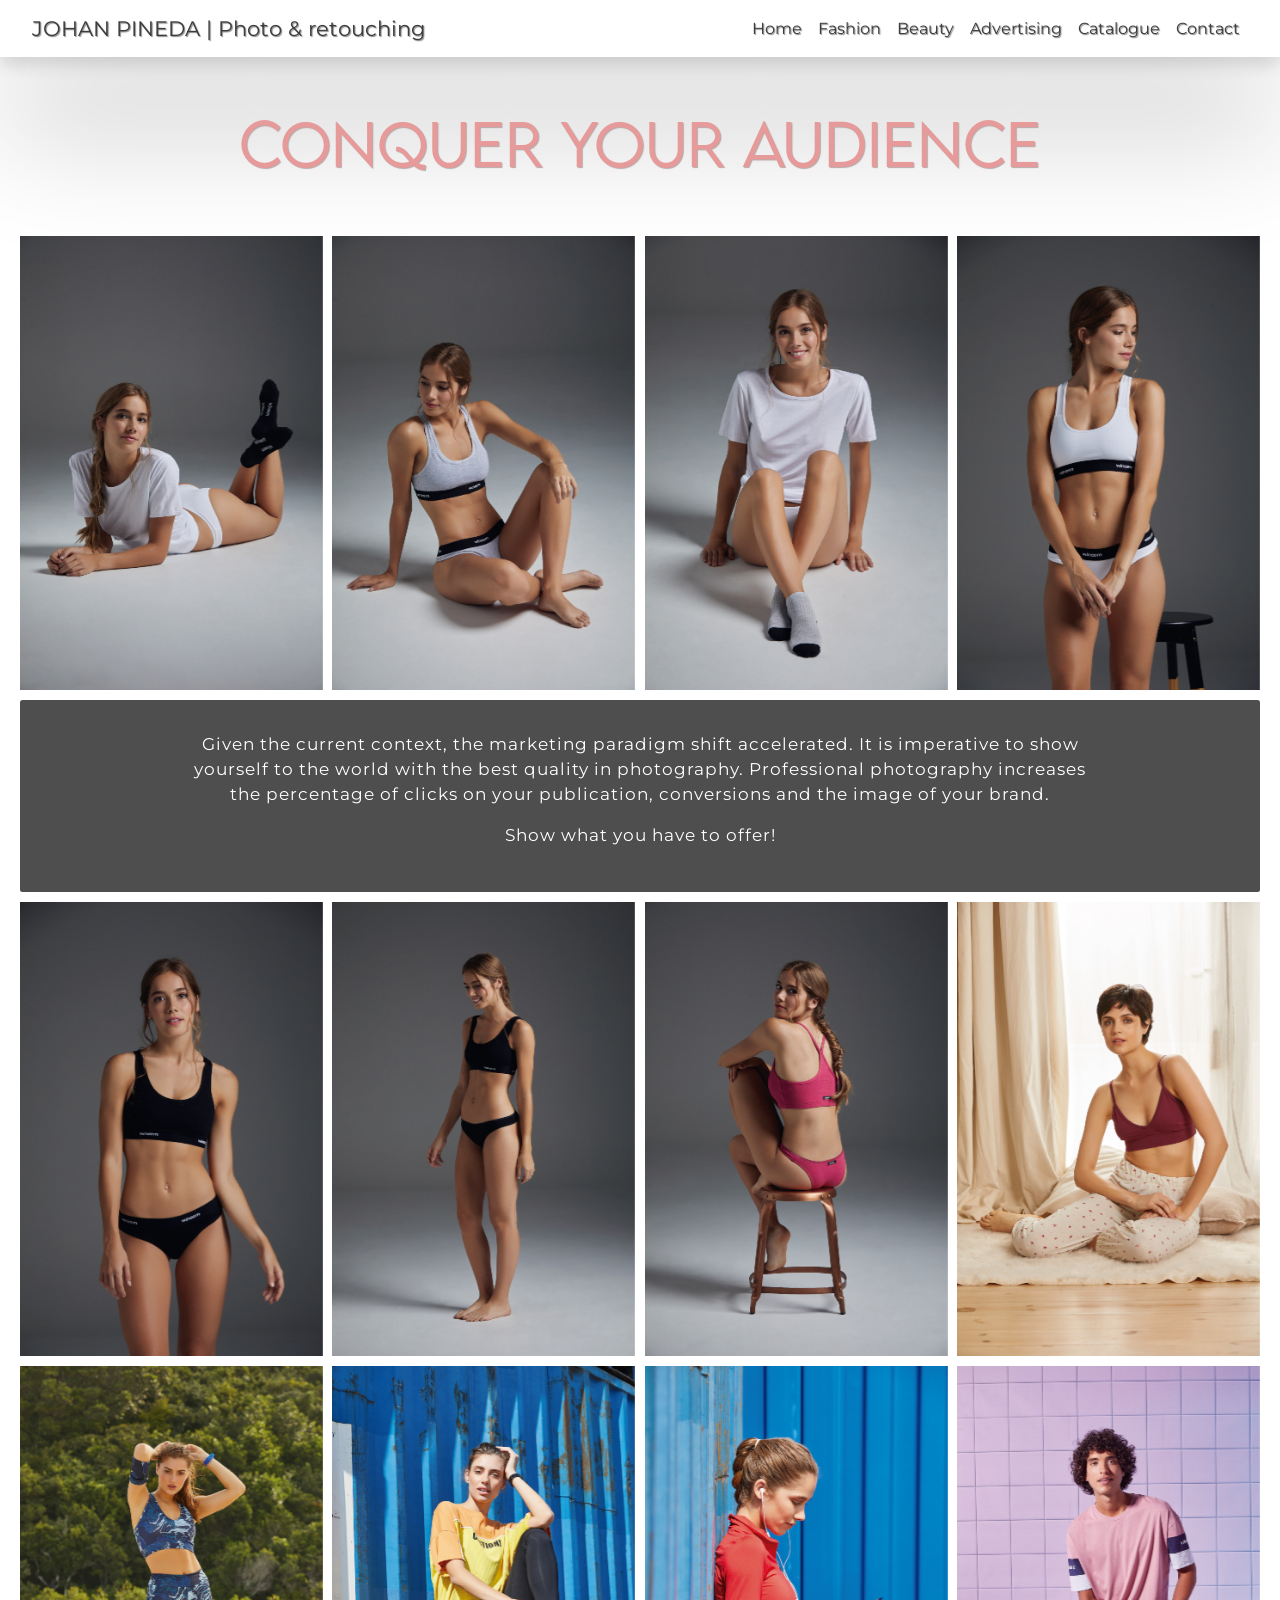
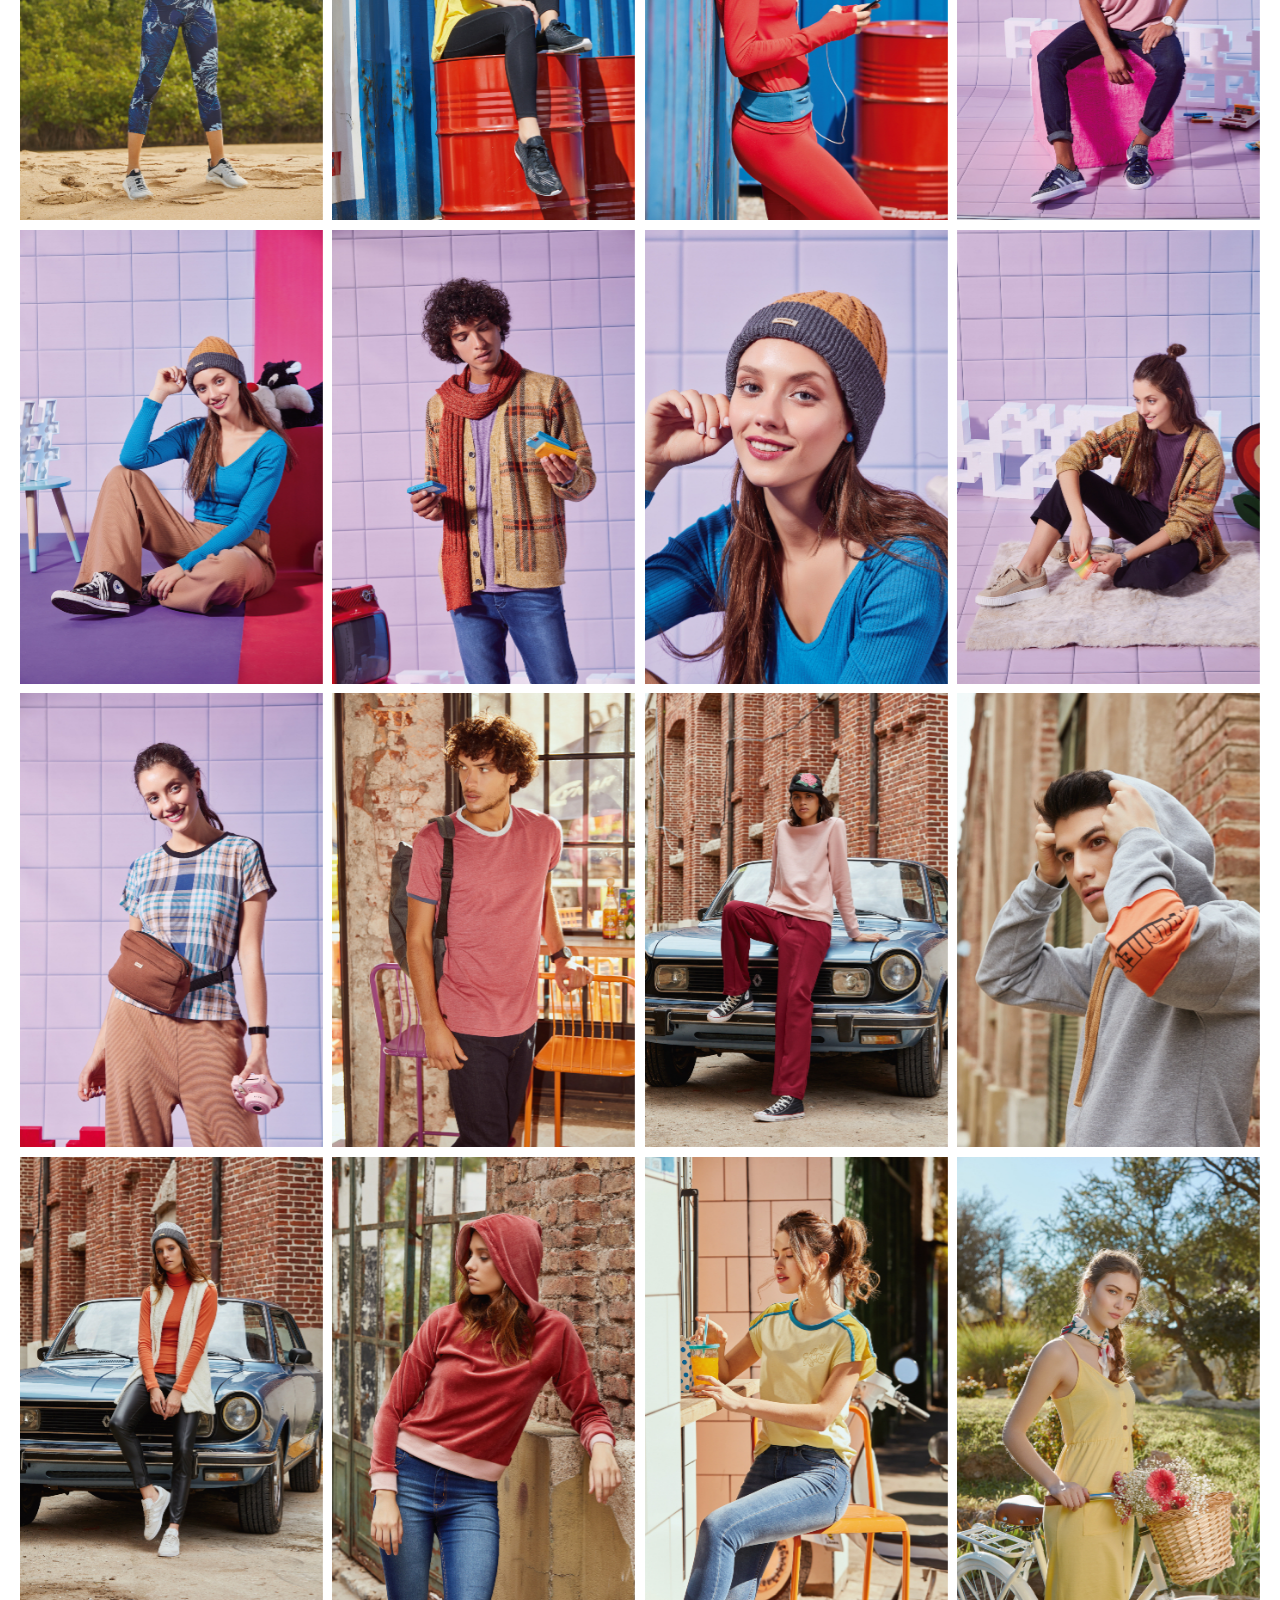
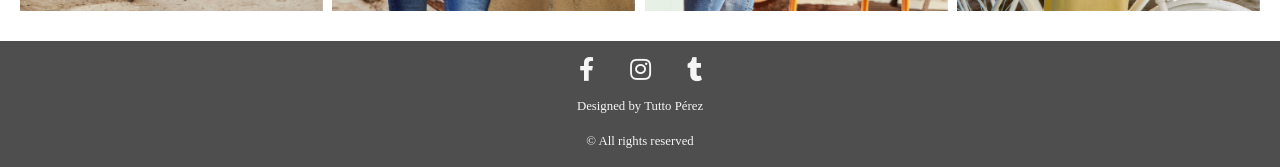
<file: pages/catalogue.html>
<!DOCTYPE html>
<html lang="en">
    <head>
        <meta charset="utf-8">
        <meta name="viewport" content="width=device-width, initial-scale=1, shrink-to-fit=no">
        <link rel="stylesheet" href="../bootstrap/css/bootstrap.min.css">
        <link rel="stylesheet" href="../css/styles.css">
        <link rel="stylesheet" href="https://cdn.jsdelivr.net/npm/bootstrap@4.5.3/dist/css/bootstrap.min.css" integrity="sha384-TX8t27EcRE3e/ihU7zmQxVncDAy5uIKz4rEkgIXeMed4M0jlfIDPvg6uqKI2xXr2" crossorigin="anonymous">
        <link rel="preconnect" href="https://fonts.gstatic.com">
        <link href="https://fonts.googleapis.com/css2?family=Montserrat:ital,wght@0,200;0,300;0,400;0,600;1,400&display=swap" rel="stylesheet">
        <link rel="stylesheet" type="text/css" href="https://cdnjs.cloudflare.com/ajax/libs/font-awesome/5.15.1/css/all.min.css">
        <link rel="stylesheet" href="https://cdnjs.cloudflare.com/ajax/libs/animate.css/4.1.1/animate.min.css"/>
        <title>JOHAN PINEDA| Catalogue photos</title>
        <link rel="icon" type="image/png" href="./images/LOGO.png">
        <meta name="description" content="Johan Pineda's catalogue photography.">
    </head>
    <body>
        <header>
            <div>
                <nav class="navbar navbar-expand-lg navcontainerNoindex">
                    <a class="navbar-brand navNoindex__izq" href="../index.html">JOHAN PINEDA | Photo & retouching</a>
                    <button class="navbar-toggler custom-toggler__Noindex" type="button" data-toggle="collapse" data-target="#navbarNavAltMarkup" aria-controls="navbarNavAltMarkup" aria-expanded="false" aria-label="Toggle navigation">
                        <span class="navbar-toggler-icon"></span>
                    </button>
                    <div class="collapse navbar-collapse navNoindex__der" id="navbarNavAltMarkup">
                        <div class="navbar-nav">
                            <a class="nav-link navNoindex__linknav" href="../index.html">Home</a>
                            <a class="nav-link navNoindex__linknav" href="fashion.html">Fashion</a>
                            <a class="nav-link navNoindex__linknav" href="beauty.html">Beauty</a>
                            <a class="nav-link navNoindex__linknav" href="advertising.html">Advertising</a>
                            <a class="nav-link navNoindex__linknav" href="catalogue.html">Catalogue</a>
                            <a class="nav-link navNoindex__linknav" href="getintouch.html">Contact</a>
                        </div>
                    </div>
                </nav>
            </div> 
        </header>
        <main> 
            <div class="contGaleria">
                <div id="titulo" class="itemGaleria">
                    <h1 class="tituloGaleria-catalogue animate__animated animate__flipInX">Conquer your audience</h1>
                    </div>
                <div id="foto1" class="itemGaleria">
                    <a href="#" data-toggle="modal" data-target="#exampleModal">
                        <img class="imgGaleria animate__animated animate__jackInTheBox" src="../images/catalogue/72dpi_recortada/catal1.jpg">
                    </a>    
                </div>
                <div id="foto2" class="itemGaleria">
                    <a href="#" data-toggle="modal" data-target="#exampleModal-2">
                        <img class="imgGaleria animate__animated animate__jackInTheBox" src="../images/catalogue/72dpi_recortada/catal2.jpg">
                    </a>    
                </div>
                <div id="texto" class="cajaTexto-catalogue">
                    <p class="textoGaleria-catalogue animate__animated animate__headShake">Given the current context, the marketing paradigm shift accelerated. It is imperative to show yourself to the world with the best quality in photography. Professional photography increases the percentage of clicks on your publication, conversions and the image of your brand.</p>
                    <p class="textoGaleria-catalogue2 animate__animated animate__headShake">Show what you have to offer!</p>
                </div>
                <div id="foto3" class="itemGaleria">
                    <a href="#" data-toggle="modal" data-target="#exampleModal-3">
                        <img class="imgGaleria animate__animated animate__jackInTheBox" src="../images/catalogue/72dpi_recortada/catal3.jpg">
                    </a>    
                </div>
                <div id="foto4" class="itemGaleria">
                    <a href="#" data-toggle="modal" data-target="#exampleModal-4">
                        <img class="imgGaleria animate__animated animate__jackInTheBox" src="../images/catalogue/72dpi_recortada/catal4.jpg">
                    </a>
                </div>
                <div id="foto5" class="itemGaleria">
                    <a href="#" data-toggle="modal" data-target="#exampleModal-5">
                        <img class="imgGaleria animate__animated animate__jackInTheBox" src="../images/catalogue/72dpi_recortada/catal5.jpg">
                    </a>
                </div>
                <div id="foto6" class="itemGaleria">
                    <a href="#" data-toggle="modal" data-target="#exampleModal-6">
                        <img class="imgGaleria animate__animated animate__jackInTheBox" src="../images/catalogue/72dpi_recortada/catal6.jpg">
                    </a>
                </div>
                <div id="foto7" class="itemGaleria">
                    <a href="#" data-toggle="modal" data-target="#exampleModal-7">
                        <img class="imgGaleria animate__animated animate__jackInTheBox" src="../images/catalogue/72dpi_recortada/catal7.jpg">
                    </a>
                </div>
                <div id="foto8" class="itemGaleria">
                    <a href="#" data-toggle="modal" data-target="#exampleModal-8">
                        <img class="imgGaleria animate__animated animate__jackInTheBox" src="../images/catalogue/72dpi_recortada/catal8.jpg">
                    </a>
                </div>
                <div id="foto9" class="itemGaleria">
                    <a href="#" data-toggle="modal" data-target="#exampleModal-9">
                        <img class="imgGaleria animate__animated animate__jackInTheBox" src="../images/catalogue/72dpi_recortada/catal9.jpg">
                    </a>
                </div>
                <div id="foto10" class="itemGaleria">
                    <a href="#" data-toggle="modal" data-target="#exampleModal-10">
                        <img class="imgGaleria animate__animated animate__jackInTheBox" src="../images/catalogue/72dpi_recortada/catal10.jpg">
                    </a>
                </div>
                <div id="foto11" class="itemGaleria">
                    <a href="#" data-toggle="modal" data-target="#exampleModal-11">
                        <img class="imgGaleria animate__animated animate__jackInTheBox" src="../images/catalogue/72dpi_recortada/catal11.jpg">
                    </a>
                </div>
                <div id="foto12" class="itemGaleria">
                    <a href="#" data-toggle="modal" data-target="#exampleModal-12">
                        <img class="imgGaleria animate__animated animate__jackInTheBox" src="../images/catalogue/72dpi_recortada/catal12.jpg">
                    </a>
                </div>
                <div id="foto13" class="itemGaleria">
                    <a href="#" data-toggle="modal" data-target="#exampleModal-13">
                        <img class="imgGaleria animate__animated animate__jackInTheBox" src="../images/catalogue/72dpi_recortada/catal13.jpg">
                    </a>
                </div>
                <div id="foto14" class="itemGaleria">
                    <a href="#" data-toggle="modal" data-target="#exampleModal-14">
                        <img class="imgGaleria animate__animated animate__jackInTheBox" src="../images/catalogue/72dpi_recortada/catal14.jpg">
                    </a>
                </div>
                <div id="foto15" class="itemGaleria">
                    <a href="#" data-toggle="modal" data-target="#exampleModal-15">
                        <img class="imgGaleria animate__animated animate__jackInTheBox" src="../images/catalogue/72dpi_recortada/catal15.jpg">
                    </a>
                </div>
                <div id="foto16" class="itemGaleria">
                    <a href="#" data-toggle="modal" data-target="#exampleModal-16">
                        <img class="imgGaleria animate__animated animate__jackInTheBox" src="../images/catalogue/72dpi_recortada/catal16.jpg">
                    </a>
                </div>
                <div id="foto17" class="itemGaleria">
                    <a href="#" data-toggle="modal" data-target="#exampleModal-17">
                        <img class="imgGaleria animate__animated animate__jackInTheBox" src="../images/catalogue/72dpi_recortada/catal17.jpg">
                    </a>
                </div>
                <div id="foto18" class="itemGaleria">
                    <a href="#" data-toggle="modal" data-target="#exampleModal-18">
                        <img class="imgGaleria animate__animated animate__jackInTheBox" src="../images/catalogue/72dpi_recortada/catal18.jpg">
                    </a>
                </div>
                <div id="foto19" class="itemGaleria">
                    <a href="#" data-toggle="modal" data-target="#exampleModal-19">
                        <img class="imgGaleria animate__animated animate__jackInTheBox" src="../images/catalogue/72dpi_recortada/catal19.jpg">
                    </a>
                </div>
                <div id="foto20" class="itemGaleria">
                    <a href="#" data-toggle="modal" data-target="#exampleModal-20">
                        <img class="imgGaleria animate__animated animate__jackInTheBox" src="../images/catalogue/72dpi_recortada/catal20.jpg">
                    </a>
                </div>
                <div id="foto21" class="itemGaleria">
                    <a href="#" data-toggle="modal" data-target="#exampleModal-21">
                        <img class="imgGaleria animate__animated animate__jackInTheBox" src="../images/catalogue/72dpi_recortada/catal21.jpg">
                    </a>
                </div>
                <div id="foto22" class="itemGaleria">
                    <a href="#" data-toggle="modal" data-target="#exampleModal-22">
                        <img class="imgGaleria animate__animated animate__jackInTheBox" src="../images/catalogue/72dpi_recortada/catal22.jpg">
                    </a>
                </div>
                <div id="foto23" class="itemGaleria">
                    <a href="#" data-toggle="modal" data-target="#exampleModal-23">
                        <img class="imgGaleria animate__animated animate__jackInTheBox" src="../images/catalogue/72dpi_recortada/catal23.jpg">
                    </a>
                </div>
                <div id="foto24" class="itemGaleria">
                    <a href="#" data-toggle="modal" data-target="#exampleModal-24">
                        <img class="imgGaleria animate__animated animate__jackInTheBox" src="../images/catalogue/72dpi_recortada/catal24.jpg">
                    </a>
                </div>
                <!-- Modal -->
                <div class="modal fade" id="exampleModal" tabindex="-1" aria-labelledby="exampleModalLabel" aria-hidden="true">
                    <div class="modal-dialog modal-dialog-centered">
                        <div class="modal-content">
                            <div class="modal-body">
                                <img src="../images/catalogue/72dpi_recortada/catal1.jpg" class="img-fluid rounded imgGaleria">
                            </div>
                        </div>
                    </div>
                </div>
                <div class="modal fade" id="exampleModal-2" tabindex="-1" aria-labelledby="exampleModalLabel" aria-hidden="true">
                    <div class="modal-dialog modal-dialog-centered">
                        <div class="modal-content">
                            <div class="modal-body">
                                <img src="../images/catalogue/72dpi_recortada/catal2.jpg" class="img-fluid rounded imgGaleria">
                            </div>
                        </div>
                    </div>
                </div>
                <div class="modal fade" id="exampleModal-3" tabindex="-1" aria-labelledby="exampleModalLabel" aria-hidden="true">
                    <div class="modal-dialog modal-dialog-centered">
                        <div class="modal-content">
                            <div class="modal-body">
                                <img src="../images/catalogue/72dpi_recortada/catal3.jpg" class="img-fluid rounded imgGaleria">
                            </div>
                        </div>
                    </div>
                </div>
                <div class="modal fade" id="exampleModal-4" tabindex="-1" aria-labelledby="exampleModalLabel" aria-hidden="true">
                    <div class="modal-dialog modal-dialog-centered">
                        <div class="modal-content">
                            <div class="modal-body">
                                <img src="../images/catalogue/72dpi_recortada/catal4.jpg" class="img-fluid rounded imgGaleria">
                            </div>
                        </div>
                    </div>
                </div>
                <div class="modal fade" id="exampleModal-5" tabindex="-1" aria-labelledby="exampleModalLabel" aria-hidden="true">
                    <div class="modal-dialog modal-dialog-centered">
                        <div class="modal-content">
                            <div class="modal-body">
                                <img src="../images/catalogue/72dpi_recortada/catal5.jpg" class="img-fluid rounded imgGaleria">
                            </div>
                        </div>
                    </div>
                </div>
                <div class="modal fade" id="exampleModal-6" tabindex="-1" aria-labelledby="exampleModalLabel" aria-hidden="true">
                    <div class="modal-dialog modal-dialog-centered">
                        <div class="modal-content">
                            <div class="modal-body">
                                <img src="../images/catalogue/72dpi_recortada/catal6.jpg" class="img-fluid rounded imgGaleria">
                            </div>
                        </div>
                    </div>
                </div>
                <div class="modal fade" id="exampleModal-7" tabindex="-1" aria-labelledby="exampleModalLabel" aria-hidden="true">
                    <div class="modal-dialog modal-dialog-centered">
                        <div class="modal-content">
                            <div class="modal-body">
                                <img src="../images/catalogue/72dpi_recortada/catal7.jpg" class="img-fluid rounded imgGaleria">
                            </div>
                        </div>
                    </div>
                </div>
                <div class="modal fade" id="exampleModal-8" tabindex="-1" aria-labelledby="exampleModalLabel" aria-hidden="true">
                    <div class="modal-dialog modal-dialog-centered">
                        <div class="modal-content">
                            <div class="modal-body">
                                <img src="../images/catalogue/72dpi_recortada/catal8.jpg" class="img-fluid rounded imgGaleria">
                            </div>
                        </div>
                    </div>
                </div>
                <div class="modal fade" id="exampleModal-9" tabindex="-1" aria-labelledby="exampleModalLabel" aria-hidden="true">
                    <div class="modal-dialog modal-dialog-centered">
                        <div class="modal-content">
                            <div class="modal-body">
                                <img src="../images/catalogue/72dpi_recortada/catal9.jpg" class="img-fluid rounded imgGaleria">
                            </div>
                        </div>
                    </div>
                </div>
                <div class="modal fade" id="exampleModal-10" tabindex="-1" aria-labelledby="exampleModalLabel" aria-hidden="true">
                    <div class="modal-dialog modal-dialog-centered">
                        <div class="modal-content">
                            <div class="modal-body">
                                <img src="../images/catalogue/72dpi_recortada/catal10.jpg" class="img-fluid rounded imgGaleria">
                            </div>
                        </div>
                    </div>
                </div>
                <div class="modal fade" id="exampleModal-11" tabindex="-1" aria-labelledby="exampleModalLabel" aria-hidden="true">
                    <div class="modal-dialog modal-dialog-centered">
                        <div class="modal-content">
                            <div class="modal-body">
                                <img src="../images/catalogue/72dpi_recortada/catal11.jpg" class="img-fluid rounded imgGaleria">
                            </div>
                        </div>
                    </div>
                </div>
                <div class="modal fade" id="exampleModal-12" tabindex="-1" aria-labelledby="exampleModalLabel" aria-hidden="true">
                    <div class="modal-dialog modal-dialog-centered">
                        <div class="modal-content">
                            <div class="modal-body">
                                <img src="../images/catalogue/72dpi_recortada/catal12.jpg" class="img-fluid rounded imgGaleria">
                            </div>
                        </div>
                    </div>
                </div>
                <div class="modal fade" id="exampleModal-13" tabindex="-1" aria-labelledby="exampleModalLabel" aria-hidden="true">
                    <div class="modal-dialog modal-dialog-centered">
                        <div class="modal-content">
                            <div class="modal-body">
                                <img src="../images/catalogue/72dpi_recortada/catal13.jpg" class="img-fluid rounded imgGaleria">
                            </div>
                        </div>
                    </div>
                </div>
                <div class="modal fade" id="exampleModal-14" tabindex="-1" aria-labelledby="exampleModalLabel" aria-hidden="true">
                    <div class="modal-dialog modal-dialog-centered">
                        <div class="modal-content">
                            <div class="modal-body">
                                <img src="../images/catalogue/72dpi_recortada/catal14.jpg" class="img-fluid rounded imgGaleria">
                            </div>
                        </div>
                    </div>
                </div>
                <div class="modal fade" id="exampleModal-15" tabindex="-1" aria-labelledby="exampleModalLabel" aria-hidden="true">
                    <div class="modal-dialog modal-dialog-centered">
                        <div class="modal-content">
                            <div class="modal-body">
                                <img src="../images/catalogue/72dpi_recortada/catal15.jpg" class="img-fluid rounded imgGaleria">
                            </div>
                        </div>
                    </div>
                </div>
                <div class="modal fade" id="exampleModal-16" tabindex="-1" aria-labelledby="exampleModalLabel" aria-hidden="true">
                    <div class="modal-dialog modal-dialog-centered">
                        <div class="modal-content">
                            <div class="modal-body">
                                <img src="../images/catalogue/72dpi_recortada/catal16.jpg" class="img-fluid rounded imgGaleria">
                            </div>
                        </div>
                    </div>
                </div>
                <div class="modal fade" id="exampleModal-17" tabindex="-1" aria-labelledby="exampleModalLabel" aria-hidden="true">
                    <div class="modal-dialog modal-dialog-centered">
                        <div class="modal-content">
                            <div class="modal-body">
                                <img src="../images/catalogue/72dpi_recortada/catal17.jpg" class="img-fluid rounded imgGaleria">
                            </div>
                        </div>
                    </div>
                </div>
                <div class="modal fade" id="exampleModal-18" tabindex="-1" aria-labelledby="exampleModalLabel" aria-hidden="true">
                    <div class="modal-dialog modal-dialog-centered">
                        <div class="modal-content">
                            <div class="modal-body">
                                <img src="../images/catalogue/72dpi_recortada/catal18.jpg" class="img-fluid rounded imgGaleria">
                            </div>
                        </div>
                    </div>
                </div>
                <div class="modal fade" id="exampleModal-19" tabindex="-1" aria-labelledby="exampleModalLabel" aria-hidden="true">
                    <div class="modal-dialog modal-dialog-centered">
                        <div class="modal-content">
                            <div class="modal-body">
                                <img src="../images/catalogue/72dpi_recortada/catal19.jpg" class="img-fluid rounded imgGaleria">
                            </div>
                        </div>
                    </div>
                </div>
                <div class="modal fade" id="exampleModal-20" tabindex="-1" aria-labelledby="exampleModalLabel" aria-hidden="true">
                    <div class="modal-dialog modal-dialog-centered">
                        <div class="modal-content">
                            <div class="modal-body">
                                <img src="../images/catalogue/72dpi_recortada/catal20.jpg" class="img-fluid rounded imgGaleria">
                            </div>
                        </div>
                    </div>
                </div>
                <div class="modal fade" id="exampleModal-21" tabindex="-1" aria-labelledby="exampleModalLabel" aria-hidden="true">
                    <div class="modal-dialog modal-dialog-centered">
                        <div class="modal-content">
                            <div class="modal-body">
                                <img src="../images/catalogue/72dpi_recortada/catal21.jpg" class="img-fluid rounded imgGaleria">
                            </div>
                        </div>
                    </div>
                </div>
                <div class="modal fade" id="exampleModal-22" tabindex="-1" aria-labelledby="exampleModalLabel" aria-hidden="true">
                    <div class="modal-dialog modal-dialog-centered">
                        <div class="modal-content">
                            <div class="modal-body">
                                <img src="../images/catalogue/72dpi_recortada/catal22.jpg" class="img-fluid rounded imgGaleria">
                            </div>
                        </div>
                    </div>
                </div>
                <div class="modal fade" id="exampleModal-23" tabindex="-1" aria-labelledby="exampleModalLabel" aria-hidden="true">
                    <div class="modal-dialog modal-dialog-centered">
                        <div class="modal-content">
                            <div class="modal-body">
                                <img src="../images/catalogue/72dpi_recortada/catal23.jpg" class="img-fluid rounded imgGaleria">
                            </div>
                        </div>
                    </div>
                </div>
                <div class="modal fade" id="exampleModal-24" tabindex="-1" aria-labelledby="exampleModalLabel" aria-hidden="true">
                    <div class="modal-dialog modal-dialog-centered">
                        <div class="modal-content">
                            <div class="modal-body">
                                <img src="../images/catalogue/72dpi_recortada/catal24.jpg" class="img-fluid rounded imgGaleria">
                            </div>
                        </div>
                    </div>
                </div>
            </div>
        </main>
        <footer class="footerContact">
            <div>
                <a href="https://www.facebook.com/profile.php?id=100007943329134" target="_blank"><i class="fab fa-facebook-f redesContact animate__animated animate__shakeY"></i></a>
                <a href="https://www.instagram.com/johanpineda10/" target="_blank"><i class="fab fa-instagram redesContact animate__animated animate__shakeY"></i></a>
                <a href="https://diegolunaph.tumblr....com/" target="_blank"><i class="fab fa-tumblr redesContact animate__animated animate__shakeY"></i></a>
            </div>
            <div>
                <p class="textoFooter-cont">Designed by Tutto Pérez</p>
                <p class="textoFooter-cont">© All rights reserved</p>
            </div>
        </footer>      
    <script src="https://code.jquery.com/jquery-3.5.1.slim.min.js" integrity="sha384-DfXdz2htPH0lsSSs5nCTpuj/zy4C+OGpamoFVy38MVBnE+IbbVYUew+OrCXaRkfj" crossorigin="anonymous"></script>
    <script src="https://cdn.jsdelivr.net/npm/bootstrap@4.5.3/dist/js/bootstrap.bundle.min.js" integrity="sha384-ho+j7jyWK8fNQe+A12Hb8AhRq26LrZ/JpcUGGOn+Y7RsweNrtN/tE3MoK7ZeZDyx" crossorigin="anonymous"></script>
    </body>
</html>
</file>
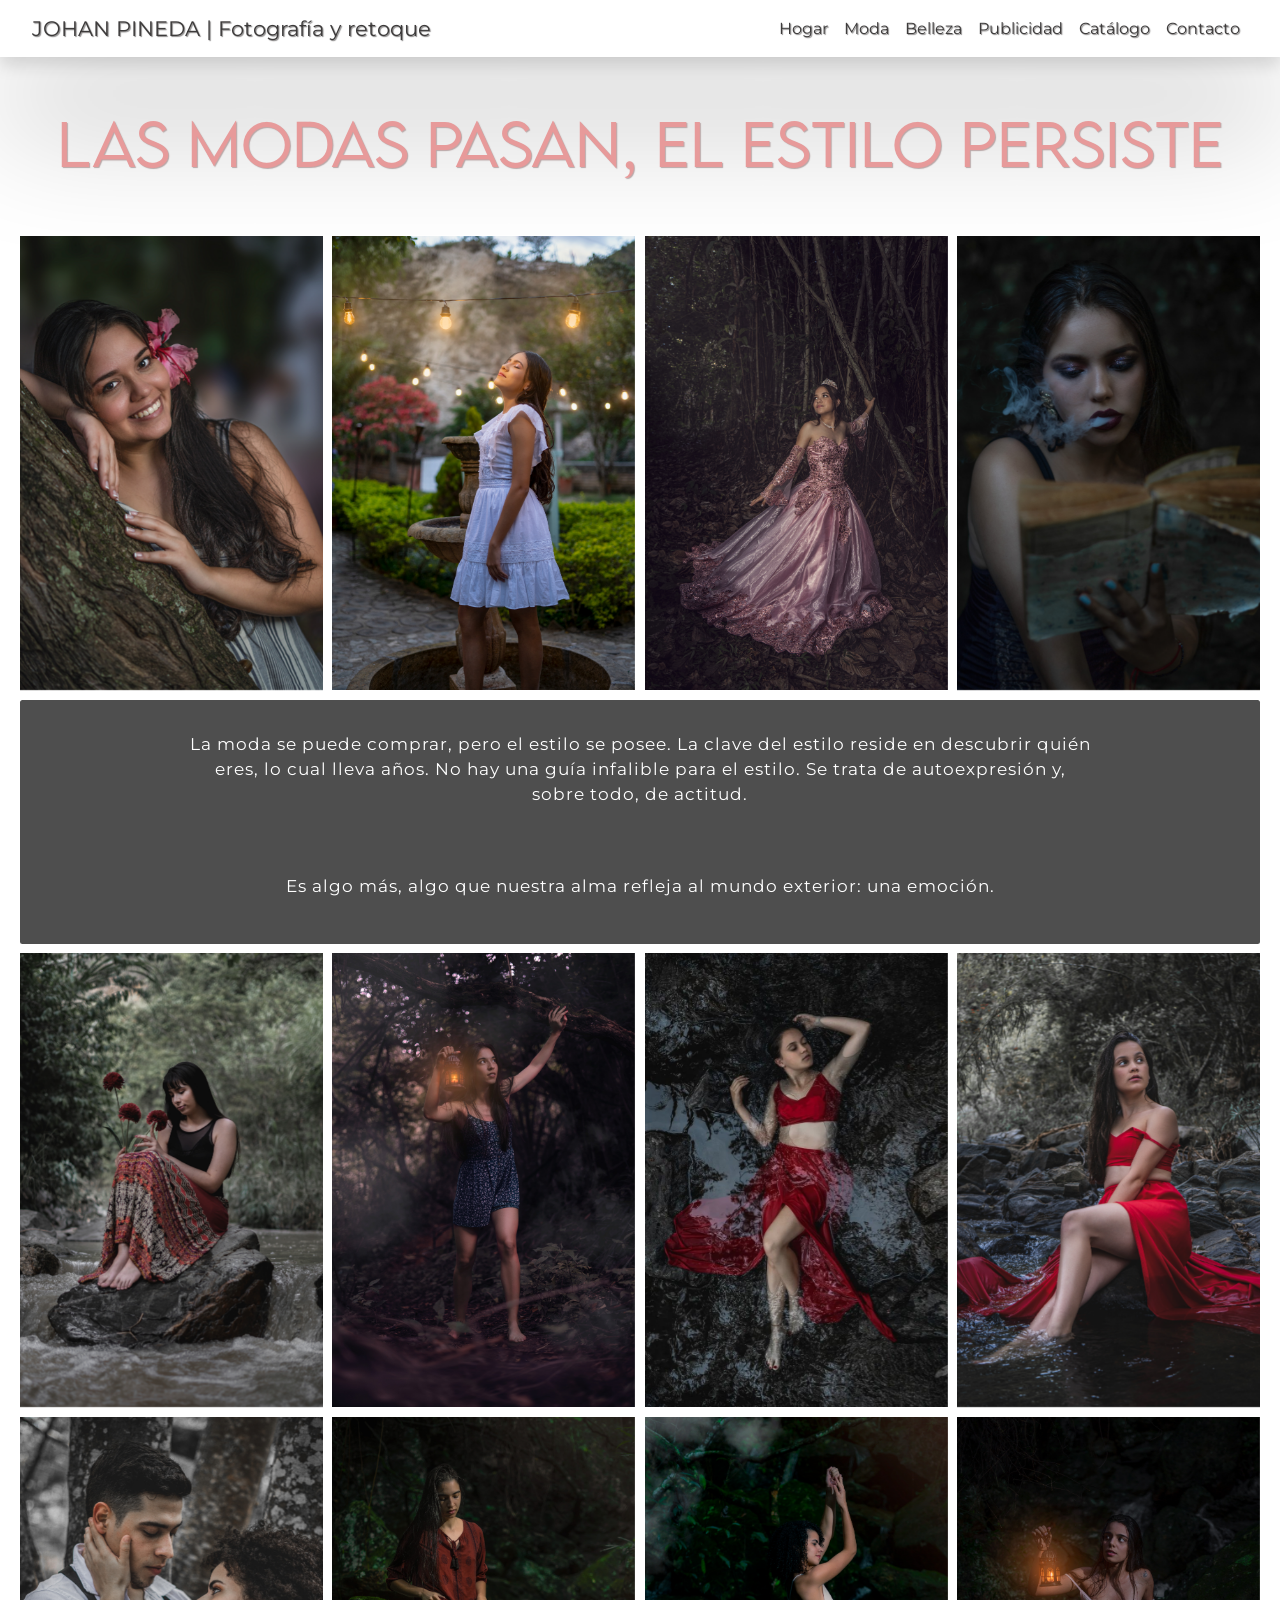
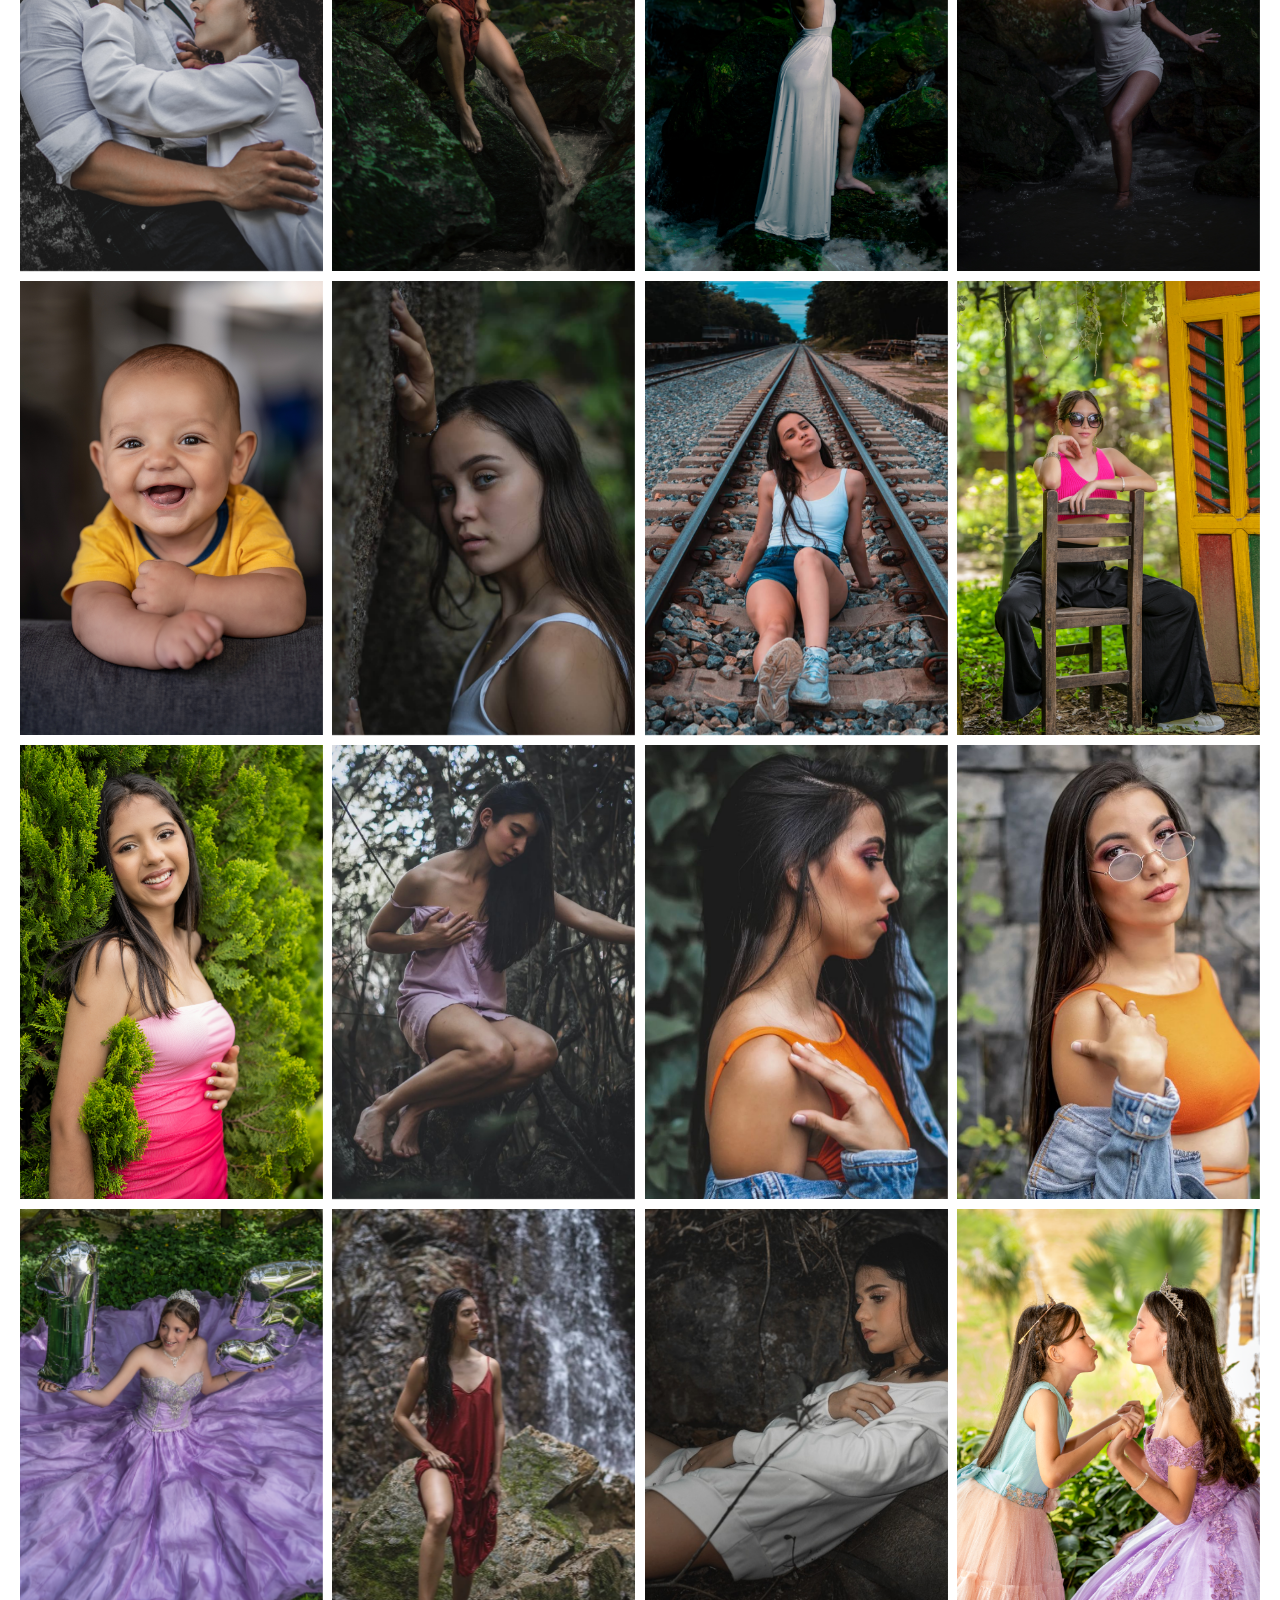
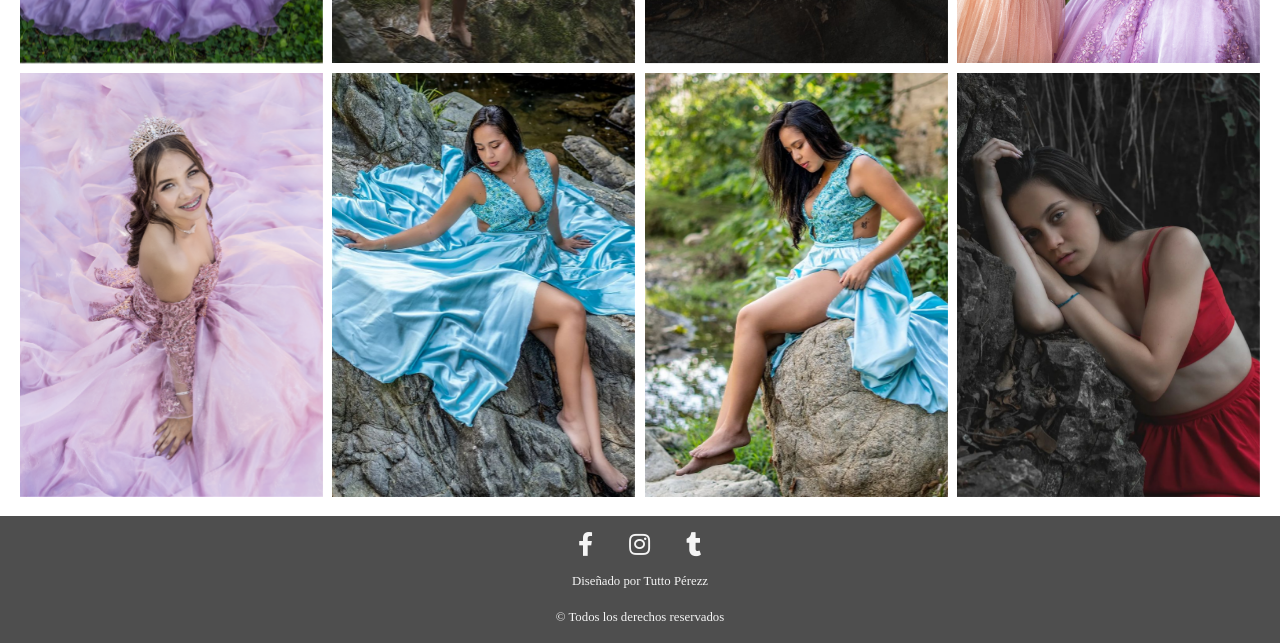
<file: pages/fashion.html>
<!DOCTYPE html>
<html lang="en">
    <head>
        <meta charset="utf-8">
        <meta name="viewport" content="width=device-width, initial-scale=1, shrink-to-fit=no">
        <link rel="stylesheet" href="../bootstrap/css/bootstrap.min.css">
        <link rel="stylesheet" href="../css/styles.css">
        <link rel="stylesheet" href="https://cdn.jsdelivr.net/npm/bootstrap@4.5.3/dist/css/bootstrap.min.css" integrity="sha384-TX8t27EcRE3e/ihU7zmQxVncDAy5uIKz4rEkgIXeMed4M0jlfIDPvg6uqKI2xXr2" crossorigin="anonymous">
        <link rel="preconnect" href="https://fonts.gstatic.com">
        <link href="https://fonts.googleapis.com/css2?family=Montserrat:ital,wght@0,200;0,300;0,400;0,600;1,400&display=swap" rel="stylesheet">
        <link rel="stylesheet" type="text/css" href="https://cdnjs.cloudflare.com/ajax/libs/font-awesome/5.15.1/css/all.min.css">
        <link rel="stylesheet" href="https://cdnjs.cloudflare.com/ajax/libs/animate.css/4.1.1/animate.min.css"/>
        <title>JOHAN PINEDA | Fotos de moda</title>
        <link rel="icon" type="image/png" href="./images/LOGO.png">
        <meta name="description" content="Johan Pineda's fashion photography.">
    </head>
    <body>
        <header>
            <div>
                <nav class="navbar navbar-expand-lg navcontainerNoindex">
                    <a class="navbar-brand navNoindex__izq" href="../index.html">JOHAN PINEDA | Fotografía y retoque</a>
                    <button class="navbar-toggler custom-toggler__Noindex" type="button" data-toggle="collapse" data-target="#navbarNavAltMarkup" aria-controls="navbarNavAltMarkup" aria-expanded="false" aria-label="Toggle navigation">
                        <span class="navbar-toggler-icon"></span>
                    </button>
                    <div class="collapse navbar-collapse navNoindex__der" id="navbarNavAltMarkup">
                        <div class="navbar-nav">
                            <a class="nav-link navNoindex__linknav" href="../index.html">Hogar</a>
                            <a class="nav-link navNoindex__linknav" href="fashion.html">Moda</a>
                            <a class="nav-link navNoindex__linknav" href="beauty.html">Belleza</a>
                            <a class="nav-link navNoindex__linknav" href="advertising.html">Publicidad</a>
                            <a class="nav-link navNoindex__linknav" href="catalogue.html">Catálogo</a>
                            <a class="nav-link navNoindex__linknav" href="getintouch.html">Contacto</a>
                        </div>
                    </div>
                </nav>
            </div> 
        </header>
        <main> 
            <div class="contGaleria">
                <div id="titulo" class="itemGaleria cajaTitulo-fashion">
                    <h1 class="tituloGaleria-fashion animate__animated animate__flipInX">Las modas pasan, el estilo persiste</h1>
                </div>
                <div id="foto1" class="itemGaleria">
                    <a href="#" data-toggle="modal" data-target="#exampleModal">
                        <img class="imgGaleria animate__animated animate__zoomInLeft" src="../images/fashion/72dpi_recortadas/fashion1.jpg">
                    </a>    
                </div>
                <div id="foto2" class="itemGaleria">
                    <a href="#" data-toggle="modal" data-target="#exampleModal-2">
                        <img class="imgGaleria animate__animated animate__zoomInRight" src="../images/fashion/72dpi_recortadas/fashion2.jpg">
                    </a>    
                </div>
                <div id="texto" class="itemGaleria cajaTexto-fashion">
                    <p class="textoGaleria-fashion animate__animated animate__headShake">La moda se puede comprar, pero el estilo se posee. La clave del estilo reside en descubrir quién eres, lo cual lleva años. No hay una guía infalible para el estilo. Se trata de autoexpresión y, sobre todo, de actitud.</p>
                    <p class="textoGaleria-fashion2 animate__animated animate__headShake">Es algo más, algo que nuestra alma refleja al mundo exterior: una emoción.</p>
                </div>
                <div id="foto3" class="itemGaleria">
                    <a href="#" data-toggle="modal" data-target="#exampleModal-3">
                        <img class="imgGaleria animate__animated animate__zoomInLeft" src="../images/fashion/72dpi_recortadas/fashion3.jpg">
                    </a>    
                </div>
                <div id="foto4" class="itemGaleria">
                    <a href="#" data-toggle="modal" data-target="#exampleModal-4">
                        <img class="imgGaleria animate__animated animate__zoomInRight" src="../images/fashion/72dpi_recortadas/fashion4.jpg">
                    </a>
                </div>
                <div id="foto5" class="itemGaleria">
                    <a href="#" data-toggle="modal" data-target="#exampleModal-5">
                        <img class="imgGaleria animate__animated animate__zoomInLeft" src="../images/fashion/72dpi_recortadas/fashion5.jpg">
                    </a>
                </div>
                <div id="foto6" class="itemGaleria">
                    <a href="#" data-toggle="modal" data-target="#exampleModal-6">
                        <img class="imgGaleria animate__animated animate__zoomInRight" src="../images/fashion/72dpi_recortadas/fashion6.jpg">
                    </a>
                </div>
                <div id="foto7" class="itemGaleria">
                    <a href="#" data-toggle="modal" data-target="#exampleModal-7">
                        <img class="imgGaleria animate__animated animate__zoomInLeft" src="../images/fashion/72dpi_recortadas/fashion7.jpg">
                    </a>
                </div>
                <div id="foto8" class="itemGaleria">
                    <a href="#" data-toggle="modal" data-target="#exampleModal-8">
                        <img class="imgGaleria animate__animated animate__zoomInRight" src="../images/fashion/72dpi_recortadas/fashion8.jpg">
                    </a>
                </div>
                <div id="foto9" class="itemGaleria">
                    <a href="#" data-toggle="modal" data-target="#exampleModal-9">
                        <img class="imgGaleria animate__animated animate__zoomInLeft" src="../images/fashion/72dpi_recortadas/fashion9.jpg">
                    </a>
                </div>
                <div id="foto10" class="itemGaleria">
                    <a href="#" data-toggle="modal" data-target="#exampleModal-10">
                        <img class="imgGaleria animate__animated animate__zoomInRight" src="../images/fashion/72dpi_recortadas/fashion10.jpg">
                    </a>
                </div>
                <div id="foto11" class="itemGaleria">
                    <a href="#" data-toggle="modal" data-target="#exampleModal-11">
                        <img class="imgGaleria animate__animated animate__zoomInLeft" src="../images/fashion/72dpi_recortadas/fashion11.jpg">
                    </a>
                </div>
                <div id="foto12" class="itemGaleria">
                    <a href="#" data-toggle="modal" data-target="#exampleModal-12">
                        <img class="imgGaleria animate__animated animate__zoomInRight" src="../images/fashion/72dpi_recortadas/fashion12.jpg">
                    </a>
                </div>
                <div id="foto13" class="itemGaleria">
                    <a href="#" data-toggle="modal" data-target="#exampleModal-13">
                        <img class="imgGaleria animate__animated animate__zoomInLeft" src="../images/fashion/72dpi_recortadas/fashion13.jpg">
                    </a>
                </div>
                <div id="foto14" class="itemGaleria">
                    <a href="#" data-toggle="modal" data-target="#exampleModal-14">
                        <img class="imgGaleria animate__animated animate__zoomInRight" src="../images/fashion/72dpi_recortadas/fashion14.jpg">
                    </a>
                </div>
                <div id="foto15" class="itemGaleria">
                    <a href="#" data-toggle="modal" data-target="#exampleModal-15">
                        <img class="imgGaleria animate__animated animate__zoomInRight" src="../images/fashion/72dpi_recortadas/fashion15.jpg">
                    </a>
                </div>
                <div id="foto16" class="itemGaleria">
                    <a href="#" data-toggle="modal" data-target="#exampleModal-16">
                        <img class="imgGaleria animate__animated animate__zoomInRight" src="../images/fashion/72dpi_recortadas/fashion16.jpg">
                    </a>
                </div>
                <div id="foto17" class="itemGaleria">
                    <a href="#" data-toggle="modal" data-target="#exampleModal-17">
                        <img class="imgGaleria animate__animated animate__zoomInRight" src="../images/fashion/72dpi_recortadas/fashion17.jpg">
                    </a>
                </div>
                <div id="foto18" class="itemGaleria">
                    <a href="#" data-toggle="modal" data-target="#exampleModal-18">
                        <img class="imgGaleria animate__animated animate__zoomInRight" src="../images/fashion/72dpi_recortadas/fashion18.jpg">
                    </a>
                </div>
                <div id="foto19" class="itemGaleria">
                    <a href="#" data-toggle="modal" data-target="#exampleModal-19">
                        <img class="imgGaleria animate__animated animate__zoomInRight" src="../images/fashion/72dpi_recortadas/fashion19.jpg">
                    </a>
                </div>
                <div id="foto20" class="itemGaleria">
                    <a href="#" data-toggle="modal" data-target="#exampleModal-20">
                        <img class="imgGaleria animate__animated animate__zoomInRight" src="../images/fashion/72dpi_recortadas/fashion20.jpg">
                    </a>
                </div>
                <div id="foto21" class="itemGaleria">
                    <a href="#" data-toggle="modal" data-target="#exampleModal-21">
                        <img class="imgGaleria animate__animated animate__zoomInRight" src="../images/fashion/72dpi_recortadas/fashion21.jpg">
                    </a>
                </div>
                <div id="foto22" class="itemGaleria">
                    <a href="#" data-toggle="modal" data-target="#exampleModal-22">
                        <img class="imgGaleria animate__animated animate__zoomInRight" src="../images/fashion/72dpi_recortadas/fashion22.jpg">
                    </a>
                </div>
                <div id="foto23" class="itemGaleria">
                    <a href="#" data-toggle="modal" data-target="#exampleModal-23">
                        <img class="imgGaleria animate__animated animate__zoomInRight" src="../images/fashion/72dpi_recortadas/fashion23.jpg">
                    </a>
                </div>
                <div id="foto24" class="itemGaleria">
                    <a href="#" data-toggle="modal" data-target="#exampleModal-24">
                        <img class="imgGaleria animate__animated animate__zoomInRight" src="../images/fashion/72dpi_recortadas/fashion24.jpg">
                    </a>
                </div>
                <div id="foto25" class="itemGaleria">
                    <a href="#" data-toggle="modal" data-target="#exampleModal-25">
                        <img class="imgGaleria animate__animated animate__zoomInRight" src="../images/fashion/72dpi_recortadas/fashion25.jpg">
                    </a>
                </div>
                <div id="foto26" class="itemGaleria">
                    <a href="#" data-toggle="modal" data-target="#exampleModal-26">
                        <img class="imgGaleria animate__animated animate__zoomInRight" src="../images/fashion/72dpi_recortadas/fashion26.jpg">
                    </a>
                </div>
                <div id="foto27" class="itemGaleria">
                    <a href="#" data-toggle="modal" data-target="#exampleModal-27">
                        <img class="imgGaleria animate__animated animate__zoomInRight" src="../images/fashion/72dpi_recortadas/fashion27.jpg">
                    </a>
                </div>
                <div id="foto28" class="itemGaleria">
                    <a href="#" data-toggle="modal" data-target="#exampleModal-28">
                        <img class="imgGaleria animate__animated animate__zoomInRight" src="../images/fashion/72dpi_recortadas/fashion28.jpg">
                    </a>
                </div>
                <!-- Modal -->
                <div class="modal fade" id="exampleModal" tabindex="-1" aria-labelledby="exampleModalLabel" aria-hidden="true">
                    <div class="modal-dialog modal-dialog-centered">
                        <div class="modal-content">
                            <div class="modal-body">
                                <img src="../images/fashion/72dpi_recortadas/fashion1.jpg" class="img-fluid rounded imgGaleria">
                            </div>
                        </div>
                    </div>
                </div>
                <div class="modal fade" id="exampleModal-2" tabindex="-1" aria-labelledby="exampleModalLabel" aria-hidden="true">
                    <div class="modal-dialog modal-dialog-centered">
                        <div class="modal-content">
                            <div class="modal-body">
                                <img src="../images/fashion/72dpi_recortadas/fashion2.jpg" class="img-fluid rounded imgGaleria">
                            </div>
                        </div>
                    </div>
                </div>
                <div class="modal fade" id="exampleModal-3" tabindex="-1" aria-labelledby="exampleModalLabel" aria-hidden="true">
                    <div class="modal-dialog modal-dialog-centered">
                        <div class="modal-content">
                            <div class="modal-body">
                                <img src="../images/fashion/72dpi_recortadas/fashion3.jpg" class="img-fluid rounded imgGaleria">
                            </div>
                        </div>
                    </div>
                </div>
                <div class="modal fade" id="exampleModal-4" tabindex="-1" aria-labelledby="exampleModalLabel" aria-hidden="true">
                    <div class="modal-dialog modal-dialog-centered">
                        <div class="modal-content">
                            <div class="modal-body">
                                <img src="../images/fashion/72dpi_recortadas/fashion4.jpg" class="img-fluid rounded imgGaleria">
                            </div>
                        </div>
                    </div>
                </div>
                <div class="modal fade" id="exampleModal-5" tabindex="-1" aria-labelledby="exampleModalLabel" aria-hidden="true">
                    <div class="modal-dialog modal-dialog-centered">
                        <div class="modal-content">
                            <div class="modal-body">
                                <img src="../images/fashion/72dpi_recortadas/fashion5.jpg" class="img-fluid rounded imgGaleria">
                            </div>
                        </div>
                    </div>
                </div>
                <div class="modal fade" id="exampleModal-6" tabindex="-1" aria-labelledby="exampleModalLabel" aria-hidden="true">
                    <div class="modal-dialog modal-dialog-centered">
                        <div class="modal-content">
                            <div class="modal-body">
                                <img src="../images/fashion/72dpi_recortadas/fashion6.jpg" class="img-fluid rounded imgGaleria">
                            </div>
                        </div>
                    </div>
                </div>
                <div class="modal fade" id="exampleModal-7" tabindex="-1" aria-labelledby="exampleModalLabel" aria-hidden="true">
                    <div class="modal-dialog modal-dialog-centered">
                        <div class="modal-content">
                            <div class="modal-body">
                                <img src="../images/fashion/72dpi_recortadas/fashion7.jpg" class="img-fluid rounded imgGaleria">
                            </div>
                        </div>
                    </div>
                </div>
                <div class="modal fade" id="exampleModal-8" tabindex="-1" aria-labelledby="exampleModalLabel" aria-hidden="true">
                    <div class="modal-dialog modal-dialog-centered">
                        <div class="modal-content">
                            <div class="modal-body">
                                <img src="../images/fashion/72dpi_recortadas/fashion8.jpg" class="img-fluid rounded imgGaleria">
                            </div>
                        </div>
                    </div>
                </div>
                <div class="modal fade" id="exampleModal-9" tabindex="-1" aria-labelledby="exampleModalLabel" aria-hidden="true">
                    <div class="modal-dialog modal-dialog-centered">
                        <div class="modal-content">
                            <div class="modal-body">
                                <img src="../images/fashion/72dpi_recortadas/fashion9.jpg" class="img-fluid rounded imgGaleria">
                            </div>
                        </div>
                    </div>
                </div>
                <div class="modal fade" id="exampleModal-10" tabindex="-1" aria-labelledby="exampleModalLabel" aria-hidden="true">
                    <div class="modal-dialog modal-dialog-centered">
                        <div class="modal-content">
                            <div class="modal-body">
                                <img src="../images/fashion/72dpi_recortadas/fashion10.jpg" class="img-fluid rounded imgGaleria">
                            </div>
                        </div>
                    </div>
                </div>
                <div class="modal fade" id="exampleModal-11" tabindex="-1" aria-labelledby="exampleModalLabel" aria-hidden="true">
                    <div class="modal-dialog modal-dialog-centered">
                        <div class="modal-content">
                            <div class="modal-body">
                                <img src="../images/fashion/72dpi_recortadas/fashion11.jpg" class="img-fluid rounded imgGaleria">
                            </div>
                        </div>
                    </div>
                </div>
                <div class="modal fade" id="exampleModal-12" tabindex="-1" aria-labelledby="exampleModalLabel" aria-hidden="true">
                    <div class="modal-dialog modal-dialog-centered">
                        <div class="modal-content">
                            <div class="modal-body">
                                <img src="../images/fashion/72dpi_recortadas/fashion12.jpg" class="img-fluid rounded imgGaleria">
                            </div>
                        </div>
                    </div>
                </div>
                <div class="modal fade" id="exampleModal-13" tabindex="-1" aria-labelledby="exampleModalLabel" aria-hidden="true">
                    <div class="modal-dialog modal-dialog-centered">
                        <div class="modal-content">
                            <div class="modal-body">
                                <img src="../images/fashion/72dpi_recortadas/fashion13.jpg" class="img-fluid rounded imgGaleria">
                            </div>
                        </div>
                    </div>
                </div>
                <div class="modal fade" id="exampleModal-14" tabindex="-1" aria-labelledby="exampleModalLabel" aria-hidden="true">
                    <div class="modal-dialog modal-dialog-centered">
                        <div class="modal-content">
                            <div class="modal-body">
                                <img src="../images/fashion/72dpi_recortadas/fashion14.jpg" class="img-fluid rounded imgGaleria">
                            </div>
                        </div>
                    </div>
                </div>
                <div class="modal fade" id="exampleModal-15" tabindex="-1" aria-labelledby="exampleModalLabel" aria-hidden="true">
                    <div class="modal-dialog modal-dialog-centered">
                        <div class="modal-content">
                            <div class="modal-body">
                                <img src="../images/fashion/72dpi_recortadas/fashion15.jpg" class="img-fluid rounded imgGaleria">
                            </div>
                        </div>
                    </div>
                </div>
                <div class="modal fade" id="exampleModal-16" tabindex="-1" aria-labelledby="exampleModalLabel" aria-hidden="true">
                    <div class="modal-dialog modal-dialog-centered">
                        <div class="modal-content">
                            <div class="modal-body">
                                <img src="../images/fashion/72dpi_recortadas/fashion16.jpg" class="img-fluid rounded imgGaleria">
                            </div>
                        </div>
                    </div>
                </div>
                <div class="modal fade" id="exampleModal-17" tabindex="-1" aria-labelledby="exampleModalLabel" aria-hidden="true">
                    <div class="modal-dialog modal-dialog-centered">
                        <div class="modal-content">
                            <div class="modal-body">
                                <img src="../images/fashion/72dpi_recortadas/fashion17.jpg" class="img-fluid rounded imgGaleria">
                            </div>
                        </div>
                    </div>
                </div>
                <div class="modal fade" id="exampleModal-18" tabindex="-1" aria-labelledby="exampleModalLabel" aria-hidden="true">
                    <div class="modal-dialog modal-dialog-centered">
                        <div class="modal-content">
                            <div class="modal-body">
                                <img src="../images/fashion/72dpi_recortadas/fashion18.jpg" class="img-fluid rounded imgGaleria">
                            </div>
                        </div>
                    </div>
                </div>
                <div class="modal fade" id="exampleModal-19" tabindex="-1" aria-labelledby="exampleModalLabel" aria-hidden="true">
                    <div class="modal-dialog modal-dialog-centered">
                        <div class="modal-content">
                            <div class="modal-body">
                                <img src="../images/fashion/72dpi_recortadas/fashion19.jpg" class="img-fluid rounded imgGaleria">
                            </div>
                        </div>
                    </div>
                </div>
                <div class="modal fade" id="exampleModal-20" tabindex="-1" aria-labelledby="exampleModalLabel" aria-hidden="true">
                    <div class="modal-dialog modal-dialog-centered">
                        <div class="modal-content">
                            <div class="modal-body">
                                <img src="../images/fashion/72dpi_recortadas/fashion20.jpg" class="img-fluid rounded imgGaleria">
                            </div>
                        </div>
                    </div>
                </div>
                <div class="modal fade" id="exampleModal-21" tabindex="-1" aria-labelledby="exampleModalLabel" aria-hidden="true">
                    <div class="modal-dialog modal-dialog-centered">
                        <div class="modal-content">
                            <div class="modal-body">
                                <img src="../images/fashion/72dpi_recortadas/fashion21.jpg" class="img-fluid rounded imgGaleria">
                            </div>
                        </div>
                    </div>
                </div>
                <div class="modal fade" id="exampleModal-22" tabindex="-1" aria-labelledby="exampleModalLabel" aria-hidden="true">
                    <div class="modal-dialog modal-dialog-centered">
                        <div class="modal-content">
                            <div class="modal-body">
                                <img src="../images/fashion/72dpi_recortadas/fashion22.jpg" class="img-fluid rounded imgGaleria">
                            </div>
                        </div>
                    </div>
                </div>
                <div class="modal fade" id="exampleModal-23" tabindex="-1" aria-labelledby="exampleModalLabel" aria-hidden="true">
                    <div class="modal-dialog modal-dialog-centered">
                        <div class="modal-content">
                            <div class="modal-body">
                                <img src="../images/fashion/72dpi_recortadas/fashion23.jpg" class="img-fluid rounded imgGaleria">
                            </div>
                        </div>
                    </div>
                </div>
                <div class="modal fade" id="exampleModal-24" tabindex="-1" aria-labelledby="exampleModalLabel" aria-hidden="true">
                    <div class="modal-dialog modal-dialog-centered">
                        <div class="modal-content">
                            <div class="modal-body">
                                <img src="../images/fashion/72dpi_recortadas/fashion24.jpg" class="img-fluid rounded imgGaleria">
                            </div>
                        </div>
                    </div>
                </div>
                <div class="modal fade" id="exampleModal-25" tabindex="-1" aria-labelledby="exampleModalLabel" aria-hidden="true">
                    <div class="modal-dialog modal-dialog-centered">
                        <div class="modal-content">
                            <div class="modal-body">
                                <img src="../images/fashion/72dpi_recortadas/fashion25.jpg" class="img-fluid rounded imgGaleria">
                            </div>
                        </div>
                    </div>
                </div>
                <div class="modal fade" id="exampleModal-26" tabindex="-1" aria-labelledby="exampleModalLabel" aria-hidden="true">
                    <div class="modal-dialog modal-dialog-centered">
                        <div class="modal-content">
                            <div class="modal-body">
                                <img src="../images/fashion/72dpi_recortadas/fashion26.jpg" class="img-fluid rounded imgGaleria">
                            </div>
                        </div>
                    </div>
                </div>
                <div class="modal fade" id="exampleModal-27" tabindex="-1" aria-labelledby="exampleModalLabel" aria-hidden="true">
                    <div class="modal-dialog modal-dialog-centered">
                        <div class="modal-content">
                            <div class="modal-body">
                                <img src="../images/fashion/72dpi_recortadas/fashion27.jpg" class="img-fluid rounded imgGaleria">
                            </div>
                        </div>
                    </div>
                </div>
                <div class="modal fade" id="exampleModal-28" tabindex="-1" aria-labelledby="exampleModalLabel" aria-hidden="true">
                    <div class="modal-dialog modal-dialog-centered">
                        <div class="modal-content">
                            <div class="modal-body">
                                <img src="../images/fashion/72dpi_recortadas/fashion28.jpg" class="img-fluid rounded imgGaleria">
                            </div>
                        </div>
                    </div>
                </div>
            </div>
        </main>
        <footer class="footerContact">
            <div>
                <a href="https://www.facebook.com/profile.php?id=100007943329134" target="_blank"><i class="fab fa-facebook-f redesContact animate__animated animate__shakeY"></i></a>
                <a href="https://www.instagram.com/johanpineda10/" target="_blank"><i class="fab fa-instagram redesContact animate__animated animate__shakeY"></i></a>
                <a href="https://diegolunaph.tumblr....com/" target="_blank"><i class="fab fa-tumblr redesContact animate__animated animate__shakeY"></i></a>
            </div>
            <div>
                <p class="textoFooter-cont">Diseñado por Tutto Pérezz</p>
                <p class="textoFooter-cont">© Todos los derechos reservados</p>
            </div>
        </footer>     
    <script src="https://code.jquery.com/jquery-3.5.1.slim.min.js" integrity="sha384-DfXdz2htPH0lsSSs5nCTpuj/zy4C+OGpamoFVy38MVBnE+IbbVYUew+OrCXaRkfj" crossorigin="anonymous"></script>
    <script src="https://cdn.jsdelivr.net/npm/bootstrap@4.5.3/dist/js/bootstrap.bundle.min.js" integrity="sha384-ho+j7jyWK8fNQe+A12Hb8AhRq26LrZ/JpcUGGOn+Y7RsweNrtN/tE3MoK7ZeZDyx" crossorigin="anonymous"></script>
    </body>
</html>
</file>
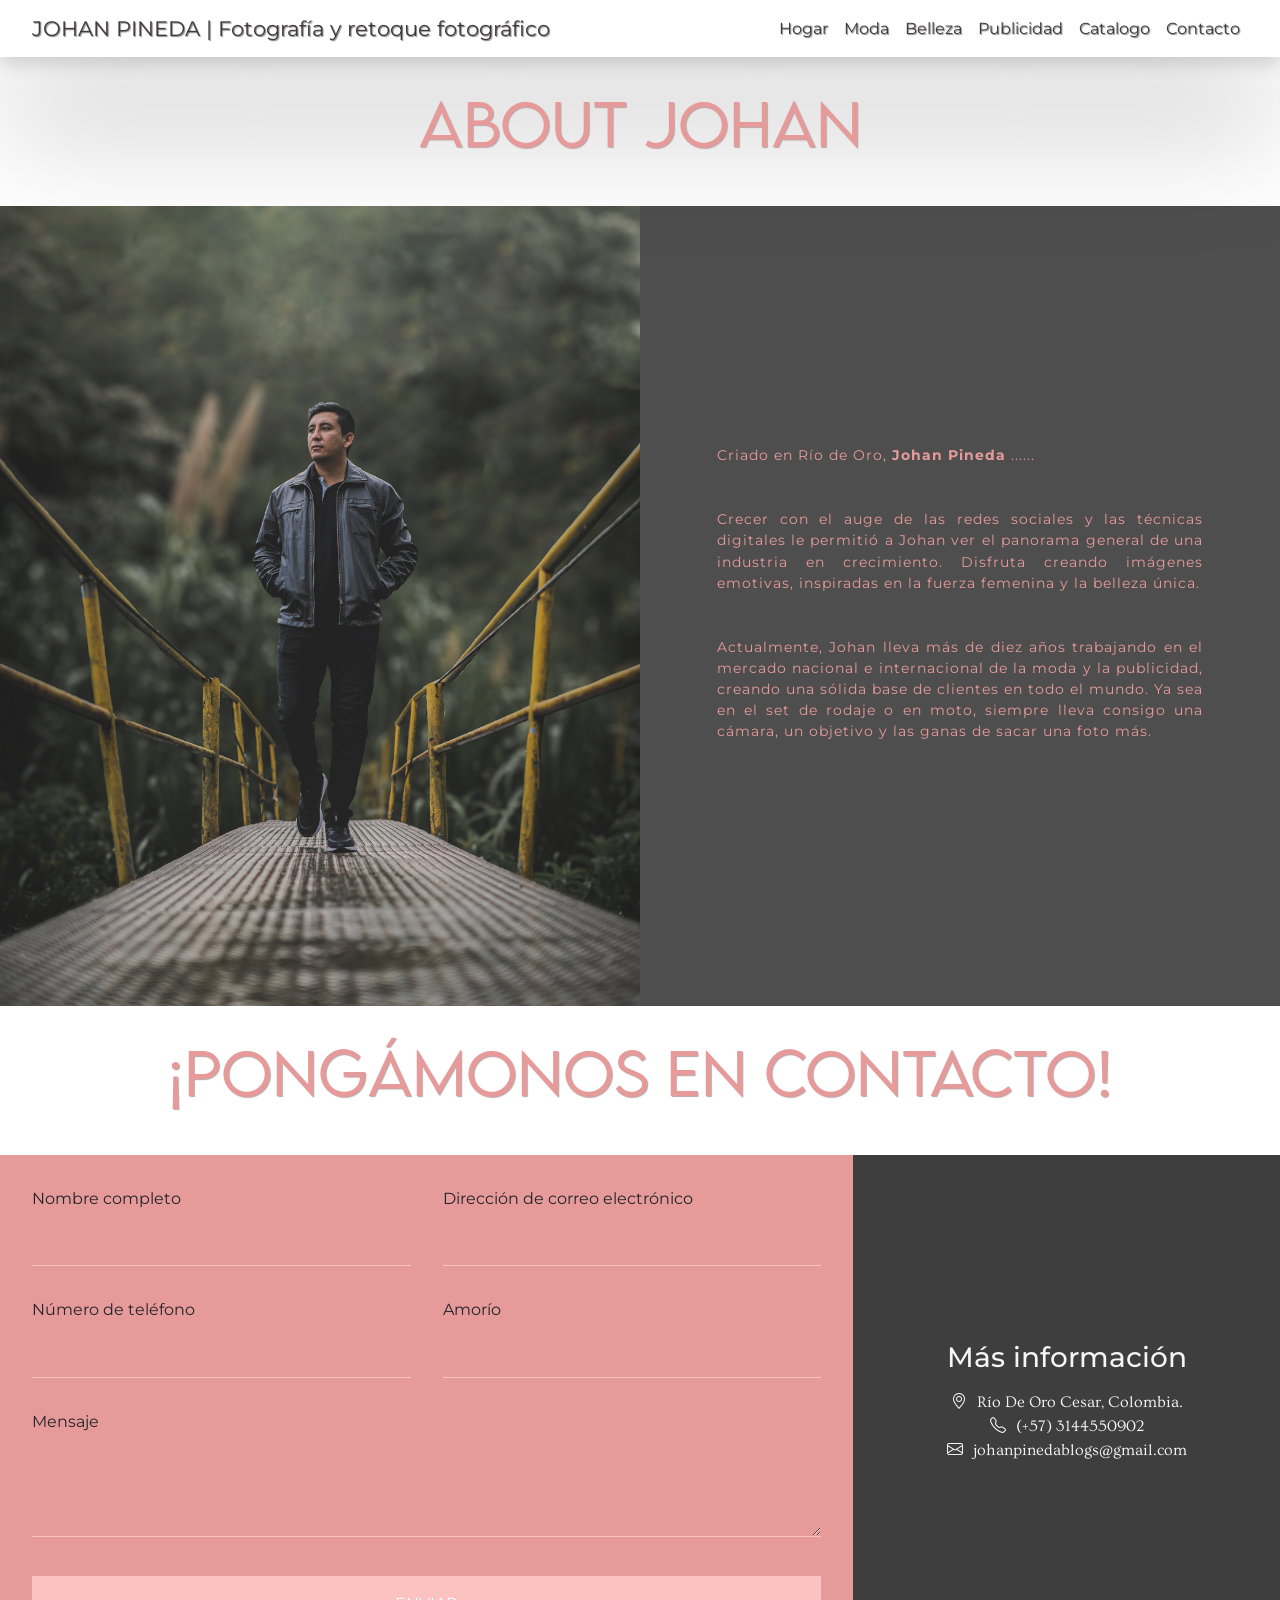
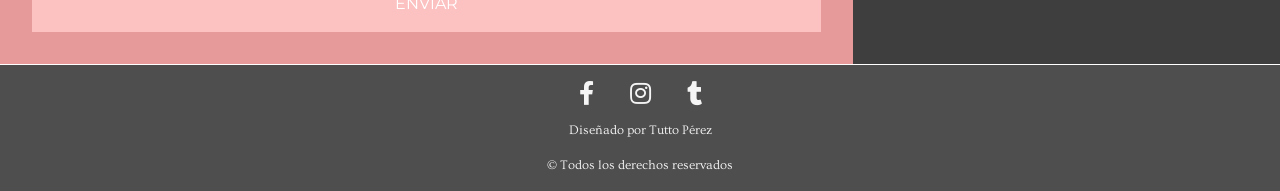
<file: pages/getintouch.html>
<!DOCTYPE html>
<html lang="en">
    <head>
        <meta charset="utf-8">
        <meta name="viewport" content="width=device-width, initial-scale=1, shrink-to-fit=no">
        <link rel="stylesheet" href="../bootstrap/css/bootstrap.min.css">
        <link rel="stylesheet" href="../css/styles.css">
        <link rel="stylesheet" href="https://cdn.jsdelivr.net/npm/bootstrap@4.5.3/dist/css/bootstrap.min.css" integrity="sha384-TX8t27EcRE3e/ihU7zmQxVncDAy5uIKz4rEkgIXeMed4M0jlfIDPvg6uqKI2xXr2" crossorigin="anonymous">
        <link rel="preconnect" href="https://fonts.gstatic.com">
        <link href="https://fonts.googleapis.com/css2?family=Montserrat:ital,wght@0,200;0,300;0,400;0,600;1,400&display=swap" rel="stylesheet">
        <link rel="preconnect" href="https://fonts.gstatic.com">
        <link href="https://fonts.googleapis.com/css2?family=Ovo&display=swap" rel="stylesheet">
        <link rel="stylesheet" type="text/css" href="https://cdnjs.cloudflare.com/ajax/libs/font-awesome/5.15.1/css/all.min.css">
        <link rel="stylesheet" href="https://cdnjs.cloudflare.com/ajax/libs/animate.css/4.1.1/animate.min.css"/>
        <title>JOHAN PINEDA | Contacto</title>
        <link rel="icon" type="image/png" href="./images/LOGO.png">
        <meta name="description" content="Inquiries, quotes, comments? Let's get in touch!">
    </head>
    <body>
        <header>
            <div>
                <nav class="navbar navbar-expand-lg navcontainerNoindex">
                    <a class="navbar-brand navNoindex__izq" href="../index.html">JOHAN PINEDA | Fotografía y retoque fotográfico</a>
                    <button class="navbar-toggler custom-toggler__Noindex" type="button" data-toggle="collapse" data-target="#navbarNavAltMarkup" aria-controls="navbarNavAltMarkup" aria-expanded="false" aria-label="Toggle navigation">
                        <span class="navbar-toggler-icon"></span>
                    </button>
                    <div class="collapse navbar-collapse navNoindex__der" id="navbarNavAltMarkup">
                        <div class="navbar-nav">
                            <a class="nav-link navNoindex__linknav" href="../index.html">Hogar</a>
                            <a class="nav-link navNoindex__linknav" href="fashion.html">Moda</a>
                            <a class="nav-link navNoindex__linknav" href="beauty.html">Belleza</a>
                            <a class="nav-link navNoindex__linknav" href="advertising.html">Publicidad</a>
                            <a class="nav-link navNoindex__linknav" href="catalogue.html">Catalogo</a>
                            <a class="nav-link navNoindex__linknav" href="getintouch.html">Contacto</a>
                        </div>
                    </div>
                </nav>
            </div> 
        </header>
        <h1 class="titulo-about animate__animated animate__flipInX">About Johan</h1>
        <main>
            <div class="caja-about">              
                <div class="item-about">
                    <img class="img-about" src="../images/about/johan1.jpg">
                </div>
                <div class="item-about2">
                    <p class="texto-about1">Criado en Río de Oro, <strong>Johan Pineda</strong>  ...... </p>
                    <p class="texto-about2">Crecer con el auge de las redes sociales y las técnicas digitales le permitió a Johan ver el panorama general de una industria en crecimiento. Disfruta creando imágenes emotivas, inspiradas en la fuerza femenina y la belleza única.</p>
                    <p class="texto-about3">Actualmente, Johan lleva más de diez años trabajando en el mercado nacional e internacional de la moda y la publicidad, creando una sólida base de clientes en todo el mundo. Ya sea en el set de rodaje o en moto, siempre lleva consigo una cámara, un objetivo y las ganas de sacar una foto más.</p>
                </div>
            </div>
            <h2 class="h1-contact animate__animated animate__flipInX">¡Pongámonos en contacto!</h2>    
            <div class="cajaForm animate__animated animate__bounceInUp">
                <div class="formulario">
                    <form action="">
                        <p>
                            <label>Nombre completo</label>
                            <input type="text" name="fullname">
                        </p>
                        <p>
                            <label>Dirección de correo electrónico</label>
                            <input type="email" name="email">
                        </p>
                        <p>
                            <label>Número de teléfono</label>
                            <input type="tel" name="phone">
                        </p>
                        <p>
                            <label>Amorío</label>
                            <input type="text" name="affair">
                        </p>
                        <p class="block">
                            <label>Mensaje</label> 
                            <textarea name="message" rows="3"></textarea>
                        </p>
                        <p class="block">
                            <button>
                                Enviar
                            </button>
                        </p>
                    </form>
                </div>
                <div class="contactInfo">
                    <h3>Más información</h3>
                    <ul>
                        <li><i class="bi bi-geo-alt"></i><span class="moreInfo">Río De Oro Cesar, Colombia.</span></li>
                        <li><i class="bi bi-telephone"></i><span class="moreInfo">(+57) 3144550902</span></li>
                        <li><i class="bi bi-envelope"></i><span class="moreInfo">johanpinedablogs@gmail.com</span></li>
                    </ul>
                </div>
            </div>
        </main>    
        <footer class="footerContact">
            <div>
                <a href="https://www.facebook.com/profile.php?id=100007943329134" target="_blank"><i class="fab fa-facebook-f redesContact animate__animated animate__shakeY"></i></a>
                <a href="https://www.instagram.com/johanpineda10/" target="_blank"><i class="fab fa-instagram redesContact animate__animated animate__shakeY"></i></a>
                <a href="https://diegolunaph...tumblr.c.." target="_blank"><i class="fab fa-tumblr redesContact animate__animated animate__shakeY"></i></a>
            </div>
            <div>
                <p class="textoFooter-cont">Diseñado por Tutto Pérez</p>
                <p class="textoFooter-cont">© Todos los derechos reservados</p>
            </div>
        </footer>     
    <script src="https://code.jquery.com/jquery-3.5.1.slim.min.js" integrity="sha384-DfXdz2htPH0lsSSs5nCTpuj/zy4C+OGpamoFVy38MVBnE+IbbVYUew+OrCXaRkfj" crossorigin="anonymous"></script>
    <script src="https://cdn.jsdelivr.net/npm/bootstrap@4.5.3/dist/js/bootstrap.bundle.min.js" integrity="sha384-ho+j7jyWK8fNQe+A12Hb8AhRq26LrZ/JpcUGGOn+Y7RsweNrtN/tE3MoK7ZeZDyx" crossorigin="anonymous"></script>
    </body>
</html>
</file>
<file: css/styles.css>
@charset "UTF-8";
/*GENERAL*/
@import url("https://cdn.jsdelivr.net/npm/bootstrap-icons@1.3.0/font/bootstrap-icons.css");
.navbar-toggler {
  border: none; }

/* BARRA DE NAVEGACIÓN INDEX */
.navcontainerIndex {
  background-color: transparent; }

.navIndex__izq {
  padding-left: 1rem;
  color: whitesmoke;
  font-size: 3.5vw;
  text-shadow: 2px 2px 4px #000000; }

.navIndex__der {
  justify-content: flex-end;
  padding-right: 1rem;
  font-size: 1.1vw;
  text-shadow: 2px 2px 4px #000000; }

.navIndex__izq:hover {
  transform: scale(1.1, 1.2);
  transition: 0.4s;
  color: whitesmoke; }

.navIndex__linknav {
  color: whitesmoke;
  font-size: 0.6rem;
  text-align: center; }

.navIndex__linknav:hover {
  transform: scale(1.1, 1.2);
  transition: 0.4s;
  color: whitesmoke; }

/* BARRA DE NAVEGACIÓN DEL RESTO DE LOS HTML'S */
.navcontainerNoindex {
  background-color: transparent;
  box-shadow: 0 8.1px 15.7px rgba(0, 0, 0, 0.135), 0 65px 125px rgba(0, 0, 0, 0.27); }

.navNoindex__izq {
  padding-left: 1rem;
  color: #3d3b3b;
  font-size: 3.5vw !important;
  text-shadow: 1px 1px 1px #8a8888; }

.navNoindex__der {
  justify-content: flex-end;
  padding-right: 1rem;
  font-size: 1.1vw;
  text-shadow: 1px 1px 1px #8a8888; }

.navNoindex__izq:hover {
  transform: scale(1.1, 1.2);
  transition: 0.4s;
  color: #ff4848; }

.navNoindex__linknav {
  color: #3d3b3b;
  font-size: 0.6rem;
  text-align: center; }

.navNoindex__linknav:hover {
  transform: scale(1.1, 1.2);
  transition: 0.4s;
  color: #ff4848; }

.custom-toggler .navbar-toggler-icon {
  background-image: url("data:image/svg+xml;charset=utf8,%3Csvg viewBox='0 0 32 32' xmlns='http://www.w3.org/2000/svg'%3E%3Cpath stroke='rgba(255, 255, 255, 1)' stroke-width='2' stroke-linecap='round' stroke-miterlimit='10' d='M4 8h24M4 16h24M4 24h24'/%3E%3C/svg%3E"); }

.custom-toggler__Noindex .navbar-toggler-icon {
  background-image: url("data:image/svg+xml;charset=utf8,%3Csvg viewBox='0 0 32 32' xmlns='http://www.w3.org/2000/svg'%3E%3Cpath stroke='rgba(61, 59, 59, 1)' stroke-width='2' stroke-linecap='round' stroke-miterlimit='10' d='M4 8h24M4 16h24M4 24h24'/%3E%3C/svg%3E"); }

/*QUERIES */
@media (min-width: 768px) {
  .navIndex__izq {
    font-size: 1.5rem; }
  .navIndex__linknav {
    font-size: 1.1rem; }
  .navNoindex__linknav {
    font-size: 1.1rem; }
  .navNoindex__izq {
    font-size: 1.5rem !important; } }

@media (min-width: 992px) {
  .navIndex__izq {
    font-size: 1.3rem; }
  .navIndex__linknav {
    font-size: 1rem; }
  .navNoindex__linknav {
    font-size: 1rem; }
  .navNoindex__izq {
    font-size: 1.3rem !important; } }

@media (min-width: 1024px) {
  .navIndex__izq {
    font-size: 1.3rem; }
  .navIndex__linknav {
    font-size: 1rem; }
  .navNoindex__linknav {
    font-size: 1rem; }
  .navNoindex__izq {
    font-size: 1.3rem !important; } }

.cajaForm > * {
  padding: 1em; }

.formulario {
  background: #e79a9a; }

.formulario form {
  display: grid;
  grid-template-columns: 1fr 1fr; }

.formulario form label {
  display: block; }

.formulario form p {
  margin: 0;
  padding: 1em; }

.formulario form .block {
  grid-column: 1 / 3; }

.formulario form button,
.formulario form input,
.formulario form textarea {
  width: 100%;
  padding: .7em;
  border: none;
  background: none;
  outline: 0;
  color: #fff;
  border-bottom: 1px solid #fcc2c2; }

.formulario form button {
  background: #fcc2c2;
  border: 0;
  text-transform: uppercase;
  padding: 1em; }

.formulario form button:hover,
.formulario form button:focus {
  background: #443030;
  color: #fff;
  transition: background-color 1s ease-out;
  outline: 0; }

/* INFO DE CONTACTO */
.contactInfo {
  background: #3f3e3e; }

.contactInfo h2, .contactInfo h3, .contactInfo ul, .contactInfo p {
  text-align: center;
  margin: 0 0 1rem 0;
  color: whitesmoke; }

.datoInfo {
  font-family: 'Ovo', serif; }

.moreInfo {
  font-family: 'Ovo', serif;
  padding-left: 10px; }

/*QUERIES*/
@media (min-width: 768px) {
  .cajaForm {
    display: grid;
    grid-template-columns: 2fr 1fr; }
  .h1-contact {
    font-size: 6vw; }
  .contactInfo {
    display: grid;
    text-align: center;
    align-content: center; } }

@media (min-width: 1024px) {
  .h1-contact {
    font-size: 3vw;
    padding-top: 4vh; } }

.footer {
  background-color: transparent;
  display: grid;
  justify-content: center;
  justify-items: center;
  align-content: center;
  color: rgb(252, 250, 250);
  text-shadow: 2px 2px 4px #000000;
  text-align: center; }

.redes {
  padding: 1rem;
  font-size: 1rem;
  text-shadow: 2px 2px 4px #000000;
  color: white; }

.redes:hover {
  transform: scale(1.1, 1.2);
  transition: 0.4s; }

.textoFooter {
  font-size: 0.6rem;
  font-family: 'ovo';
  margin-bottom: 3px; }

/*footer Contacto*/
.footerContact {
  background-color: #4e4e4e;
  display: grid;
  justify-content: center;
  justify-items: center;
  align-content: center;
  color: whitesmoke;
  text-align: center;
  margin-top: auto; }

.redesContact {
  padding: 1rem;
  font-size: 1.5rem;
  color: whitesmoke; }

.redesContact:hover {
  transform: scale(1.1, 1.2);
  transition: 0.3s; }

.textoFooter-cont {
  font-size: 0.8rem;
  font-family: 'ovo'; }

/*medias*/
@media (min-width: 768px) {
  .redes {
    font-size: 1.3rem; }
  .textoFooter {
    font-size: 0.7rem; } }

@media (min-width: 1024px) {
  .redes {
    font-size: 1.1rem; }
  .textoFooter {
    font-size: 0.7rem; } }

@media (min-width: 1200px) {
  .redes {
    font-size: 1.5vw; } }

.bodyIndex {
  background-image: url(../images/fashion/mainmobile.jpg);
  background-position: center;
  background-repeat: no-repeat;
  background-size: cover; }

.tituloPrincipal {
  text-decoration: none;
  color: whitesmoke; }

.tituloPrincipal:hover {
  text-decoration: none;
  color: whitesmoke; }

.sectionmain {
  min-height: calc(100vh - 56px - 126px);
  display: grid;
  justify-items: center;
  align-items: center; }

.sectionmain__titles {
  font-family: 'lemonmilk';
  font-weight: bolder;
  text-align: center;
  color: whitesmoke;
  text-shadow: 2px 2px 4px #000000;
  letter-spacing: 1.5rem;
  font-size: 14vw; }

/*QUERIES*/
@media (min-width: 768px) {
  .bodyIndex {
    background-position: inherit;
    background-repeat: no-repeat;
    background-size: cover; }
  .sectionmain__titles {
    font-size: 16vw; } }

@media (min-width: 1200px) {
  .bodyIndex {
    background-image: url(../images/getintouch/portada.jpg);
    background-position: top;
    background-repeat: no-repeat;
    background-size: cover; }
  .sectionmain__titles {
    font-size: 9vw; } }

/*GRID*/
.contGaleria {
  display: grid;
  grid-template-columns: repeat(2, 1fr);
  padding: 1.25rem;
  grid-gap: 0.6rem; }

.imgGaleria {
  width: 100%;
  height: 100%;
  object-fit: cover; }

.itemGaleria:nth-child(1) {
  grid-column-start: span 2; }

.cajaTexto-advertising {
  grid-column-start: span 2; }

.cajaTexto-fashion {
  grid-column-start: span 2; }

.cajaTexto-galeria {
  grid-column-start: span 2; }

.cajaTexto-catalogue {
  grid-column-start: span 2; }

/*QUERIES*/
@media (min-width: 768px) {
  .contGaleria {
    grid-template-areas: "titulo titulo titulo"
 "foto1 foto2 foto3 "
 "texto texto texto"
 "foto4 foto5 foto6"
 "foto7 foto8 foto9"
 "foto10 foto11 foto12"
 "foto13 foto14 foto15"
 "foto16 foto17 foto18"
 "foto19 foto20 foto21"
 "foto22 foto23 foto24"
 "foto25 foto26 foto27"
 "foto28 . .";
    grid-template-columns: 1fr 1fr 1fr; }
  #titulo {
    grid-area: titulo; }
  #texto {
    grid-area: texto; }
  #foto1 {
    grid-area: foto1; }
  #foto2 {
    grid-area: foto2; }
  #foto3 {
    grid-area: foto3; }
  #foto4 {
    grid-area: foto4; }
  #foto5 {
    grid-area: foto5; }
  #foto6 {
    grid-area: foto6; }
  #foto7 {
    grid-area: foto7; }
  #foto8 {
    grid-area: foto8; }
  #foto9 {
    grid-area: foto9; }
  #foto10 {
    grid-area: foto10; }
  #foto11 {
    grid-area: foto11; }
  #foto12 {
    grid-area: foto12; }
  #foto13 {
    grid-area: foto13; }
  #foto14 {
    grid-area: foto14; }
  #foto15 {
    grid-area: foto15; }
  #foto16 {
    grid-area: foto16; }
  #foto17 {
    grid-area: foto17; }
  #foto18 {
    grid-area: foto18; }
  #foto19 {
    grid-area: foto19; }
  #foto20 {
    grid-area: foto20; }
  #foto21 {
    grid-area: foto21; }
  #foto22 {
    grid-area: foto22; }
  #foto23 {
    grid-area: foto23; }
  #foto24 {
    grid-area: foto24; }
  #foto25 {
    grid-area: foto25; }
  #foto26 {
    grid-area: foto26; }
  #foto27 {
    grid-area: foto27; }
  #foto28 {
    grid-area: foto28; } }

@media (min-width: 1024px) {
  .contGaleria {
    grid-template-areas: "titulo titulo titulo titulo"
 "foto1 foto2 foto3 foto4"
 "texto texto texto texto"
 "foto5 foto6 foto7 foto8"
 "foto9 foto10 foto11 foto12"
 "foto13 foto14 foto15 foto16"
 "foto17 foto18 foto19 foto20"
 "foto21 foto22 foto23 foto24"
 "foto25 foto26 foto27 foto28";
    grid-template-columns: 1fr 1fr 1fr 1fr; }
  #titulo {
    grid-area: titulo; }
  #texto {
    grid-area: texto; }
  #foto1 {
    grid-area: foto1; }
  #foto2 {
    grid-area: foto2; }
  #foto3 {
    grid-area: foto3; }
  #foto4 {
    grid-area: foto4; }
  #foto5 {
    grid-area: foto5; }
  #foto6 {
    grid-area: foto6; }
  #foto7 {
    grid-area: foto7; }
  #foto8 {
    grid-area: foto8; }
  #foto9 {
    grid-area: foto9; }
  #foto10 {
    grid-area: foto10; }
  #foto11 {
    grid-area: foto11; }
  #foto12 {
    grid-area: foto12; }
  #foto13 {
    grid-area: foto13; }
  #foto14 {
    grid-area: foto14; }
  #foto15 {
    grid-area: foto15; }
  #foto16 {
    grid-area: foto16; }
  #foto17 {
    grid-area: foto17; }
  #foto18 {
    grid-area: foto18; }
  #foto19 {
    grid-area: foto19; }
  #foto20 {
    grid-area: foto20; }
  #foto21 {
    grid-area: foto21; }
  #foto22 {
    grid-area: foto22; }
  #foto23 {
    grid-area: foto23; }
  #foto24 {
    grid-area: foto24; }
  #foto25 {
    grid-area: foto25; }
  #foto26 {
    grid-area: foto26; }
  #foto27 {
    grid-area: foto27; }
  #foto28 {
    grid-area: foto28; } }

@media (min-width: 1200px) {
  .contGaleria {
    grid-template-areas: "titulo titulo titulo titulo"
 "foto1 foto2 foto3 foto4"
 "texto texto texto texto"
 "foto5 foto6 foto7 foto8"
 "foto9 foto10 foto11 foto12"
 "foto13 foto14 foto15 foto16"
 "foto17 foto18 foto19 foto20"
 "foto21 foto22 foto23 foto24"
 "foto25 foto26 foto27 foto28";
    grid-template-columns: 1fr 1fr 1fr 1fr; }
  #titulo {
    grid-area: titulo; }
  #texto {
    grid-area: texto; }
  #foto1 {
    grid-area: foto1; }
  #foto2 {
    grid-area: foto2; }
  #foto3 {
    grid-area: foto3; }
  #foto4 {
    grid-area: foto4; }
  #foto5 {
    grid-area: foto5; }
  #foto6 {
    grid-area: foto6; }
  #foto7 {
    grid-area: foto7; }
  #foto8 {
    grid-area: foto8; }
  #foto9 {
    grid-area: foto9; }
  #foto10 {
    grid-area: foto10; }
  #foto11 {
    grid-area: foto11; }
  #foto12 {
    grid-area: foto12; }
  #foto13 {
    grid-area: foto13; }
  #foto14 {
    grid-area: foto14; }
  #foto15 {
    grid-area: foto15; }
  #foto16 {
    grid-area: foto16; }
  #foto17 {
    grid-area: foto17; }
  #foto18 {
    grid-area: foto18; }
  #foto19 {
    grid-area: foto19; }
  #foto20 {
    grid-area: foto20; }
  #foto21 {
    grid-area: foto21; }
  #foto22 {
    grid-area: foto22; }
  #foto23 {
    grid-area: foto23; }
  #foto24 {
    grid-area: foto24; }
  #foto25 {
    grid-area: foto25; }
  #foto26 {
    grid-area: foto26; }
  #foto27 {
    grid-area: foto27; }
  #foto28 {
    grid-area: foto28; } }

* {
  box-sizing: border-box;
  margin: 0;
  padding: 0;
  list-style: none;
  text-decoration: none; }

html {
  height: 100%; }

body {
  font-family: 'Montserrat', sans-serif !important; }

@font-face {
  font-family: lemonmilk;
  src: url(../fonts/LEMONMILK-Light.otf); }

/*FASHION*/
.cajaTexto-fashion {
  display: grid;
  align-content: center;
  background-color: #4e4e4e;
  border-radius: 2.5px; }

.tituloGaleria-fashion {
  font-family: 'lemonmilk';
  text-transform: uppercase;
  color: #e79a9a;
  padding-bottom: 0.1vh;
  text-align: center;
  font-size: 8.5vw;
  text-shadow: 1px 1px 1px #b9a7a7; }

.textoGaleria-fashion, .textoGaleria-fashion2 {
  font-size: 2.5vw;
  letter-spacing: 1px;
  text-align: justify;
  padding: 4vw 4vw 0vw 4vw;
  color: white; }

/*BEAUTY*/
.cajaTexto-galeria {
  display: grid;
  align-content: center;
  background-color: #4e4e4e;
  border-radius: 2.5px; }

.tituloGaleria {
  font-family: 'lemonmilk';
  text-transform: uppercase;
  color: #e79a9a;
  padding-bottom: 0.1vh;
  text-align: center;
  font-size: 8.5vw;
  text-shadow: 1px 1px 1px #b9a7a7; }

.textoGaleria, .textoGaleria2 {
  font-size: 2.5vw;
  letter-spacing: 1px;
  text-align: justify;
  padding: 2vh 3.5vw 0 3.5vw;
  color: white; }

/*ADVERTISING*/
.cajaTexto-advertising {
  display: grid;
  align-content: center;
  background-color: #4e4e4e;
  border-radius: 2.5px; }

.tituloGaleria-advertising {
  font-family: 'lemonmilk';
  text-transform: uppercase;
  color: #e79a9a;
  padding-bottom: 0.1vh;
  text-align: center;
  font-size: 8.5vw;
  text-shadow: 1px 1px 1px #b9a7a7; }

.textoGaleria-advertising {
  font-size: 2.5vw;
  letter-spacing: 1px;
  text-align: justify;
  padding: 4vw 4vw 4vw 4vw;
  color: white; }

/*CATALOGUE*/
.cajaTexto-catalogue {
  display: grid;
  align-content: center;
  background-color: #4e4e4e;
  border-radius: 2.5px; }

.tituloGaleria-catalogue {
  font-family: 'lemonmilk';
  text-transform: uppercase;
  color: #e79a9a;
  padding-bottom: 0.1vh;
  text-align: center;
  font-size: 8.5vw;
  text-shadow: 1px 1px 1px #b9a7a7; }

.textoGaleria-catalogue {
  font-size: 2.5vw;
  letter-spacing: 1px;
  text-align: justify;
  padding: 4vw 4vw 0vw 4vw;
  color: white; }

.textoGaleria-catalogue2 {
  font-size: 2.5vw;
  letter-spacing: 1px;
  text-align: justify;
  padding: 0vw 4vw 4vw 4vw;
  color: white; }

/*ABOUT*/
.titulo-about {
  font-family: 'lemonmilk';
  text-transform: uppercase;
  color: #e79a9a;
  padding-top: 2vh;
  padding-bottom: 0.5vh;
  text-align: center;
  font-size: 8.5vw;
  text-shadow: 1px 1px 1px #b9a7a7; }

.h1-contact {
  font-family: 'lemonmilk';
  text-transform: uppercase;
  color: #e79a9a;
  padding-top: 4vh;
  padding-bottom: 3.5vh;
  text-align: center;
  font-size: 8.5vw;
  text-shadow: 1px 1px 1px #b9a7a7; }

.texto-about1,
.texto-about2,
.texto-about3 {
  font-size: 2.5vw;
  letter-spacing: 1px;
  text-align: justify;
  padding-right: 6vw;
  padding-left: 6vw;
  color: #e79a9a; }

.texto-about1 {
  padding-top: 2vh; }

/*QUERIES*/
@media (min-width: 768px) {
  .textoGaleria {
    padding-top: 2rem;
    font-size: 1.6vh; }
  .textoGaleria2 {
    padding-bottom: 1.8rem;
    font-size: 1.6vh; }
  .textoGaleria-fashion {
    padding-top: 2rem;
    font-size: 1.6vh; }
  .textoGaleria-fashion2 {
    padding-bottom: 1.8rem;
    font-size: 1.6vh; }
  .textoGaleria-advertising {
    padding-top: 2rem;
    padding-bottom: 1.8rem;
    font-size: 1.6vh; }
  .textoGaleria-catalogue {
    padding-top: 2rem;
    font-size: 1.6vh; }
  .textoGaleria-catalogue2 {
    padding-bottom: 1.8rem;
    font-size: 1.6vh; }
  .tituloGaleria-fashion,
  .tituloGaleria,
  .tituloGaleria-advertising,
  .tituloGaleria-catalogue,
  .h1-contact {
    font-size: 5vw;
    padding-top: 2rem;
    padding-bottom: 2.5rem; }
  .titulo-about {
    font-size: 5vw;
    padding-top: 3rem;
    padding-bottom: 2.5rem; }
  .texto-about1,
  .texto-about2,
  .texto-about3 {
    font-size: 2vw;
    letter-spacing: 1px;
    text-align: justify;
    padding-right: 6vw;
    padding-left: 6vw;
    padding-bottom: 3vh;
    color: #e79a9a; } }

@media (min-width: 1024px) {
  .tituloGaleria-fashion,
  .tituloGaleria,
  .tituloGaleria-advertising,
  .tituloGaleria-catalogue,
  .titulo-about,
  .h1-contact {
    font-size: 4.5vw;
    padding-top: 2rem;
    padding-bottom: 2.5rem; }
  .texto-about1,
  .texto-about2,
  .texto-about3 {
    font-size: 1.1vw;
    letter-spacing: 1px;
    text-align: justify;
    padding-right: 6vw;
    padding-left: 6vw;
    color: #e79a9a; }
  .textoGaleria-fashion, .textoGaleria-fashion2 {
    text-align: center;
    font-size: 1.3vw;
    padding-right: 13vw;
    padding-left: 13vw; }
  .textoGaleria, .textoGaleria2 {
    text-align: center;
    font-size: 1.3vw;
    padding-right: 13vw;
    padding-left: 13vw; }
  .textoGaleria-advertising {
    text-align: center;
    font-size: 1.3vw;
    padding-right: 13vw;
    padding-left: 13vw; }
  .textoGaleria-catalogue, .textoGaleria-catalogue2 {
    text-align: center;
    font-size: 1.3vw;
    padding-right: 13vw;
    padding-left: 13vw; } }

.img-about {
  width: 100vw; }

.item-about {
  margin-bottom: 0px; }

.item-about2 {
  display: grid;
  background-color: #4e4e4e; }

/*QUERIES*/
@media (min-width: 1024px) {
  .caja-about {
    display: grid;
    grid-template-columns: 1fr 1fr; }
  .img-about {
    width: 100%; }
  .item-about2 {
    align-content: center; } }
</file>
